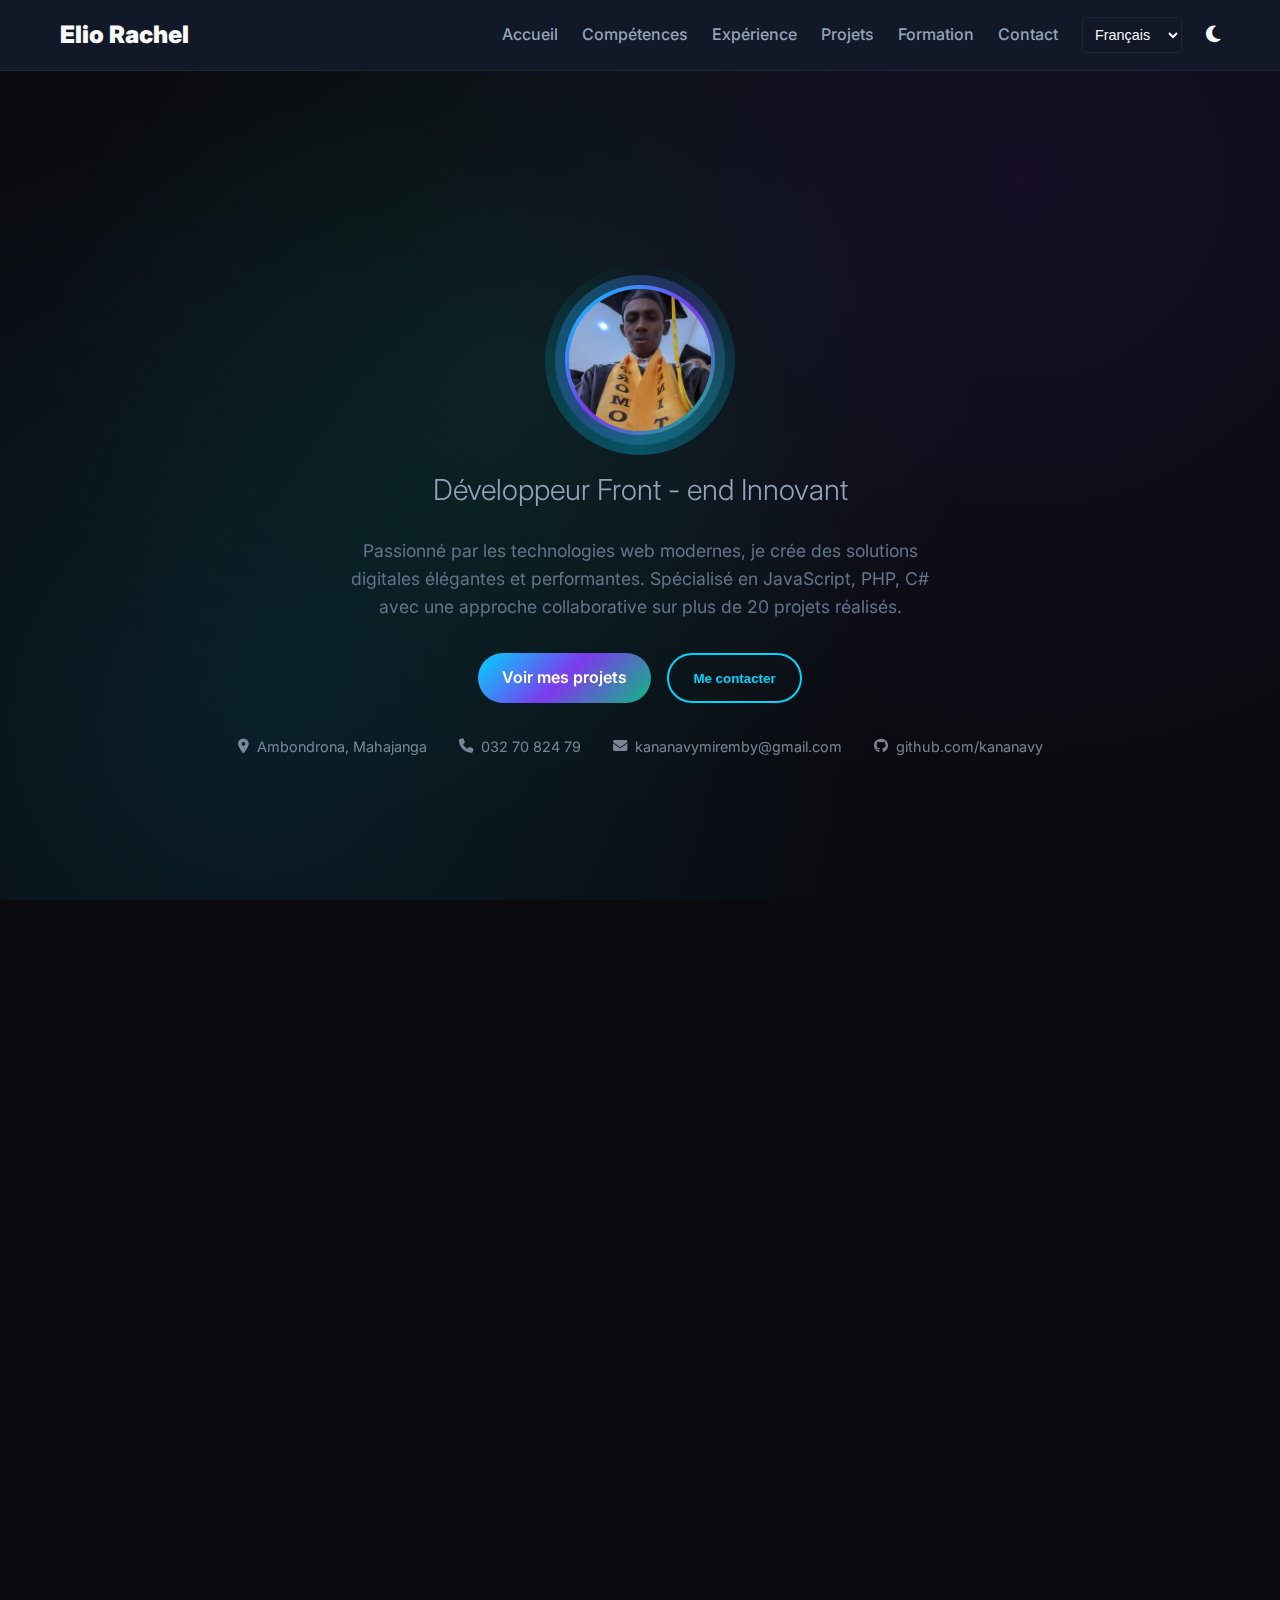
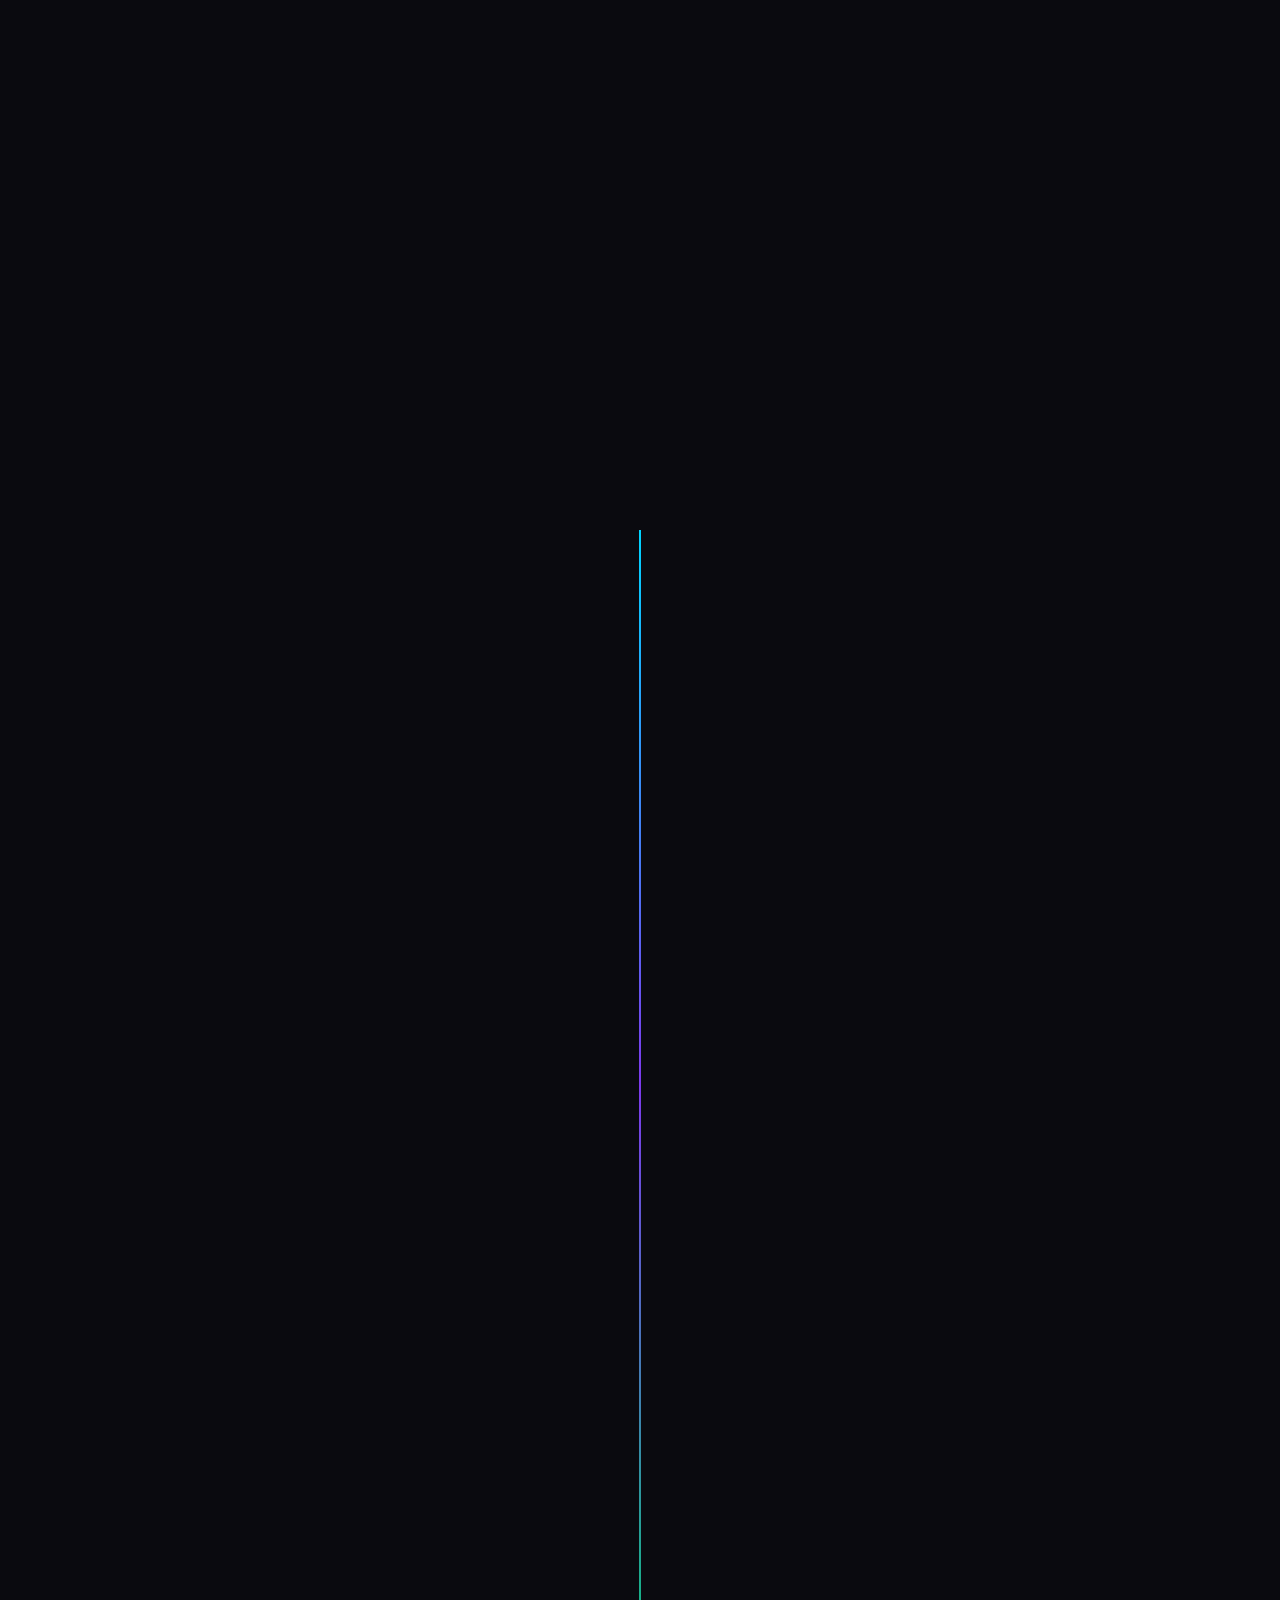
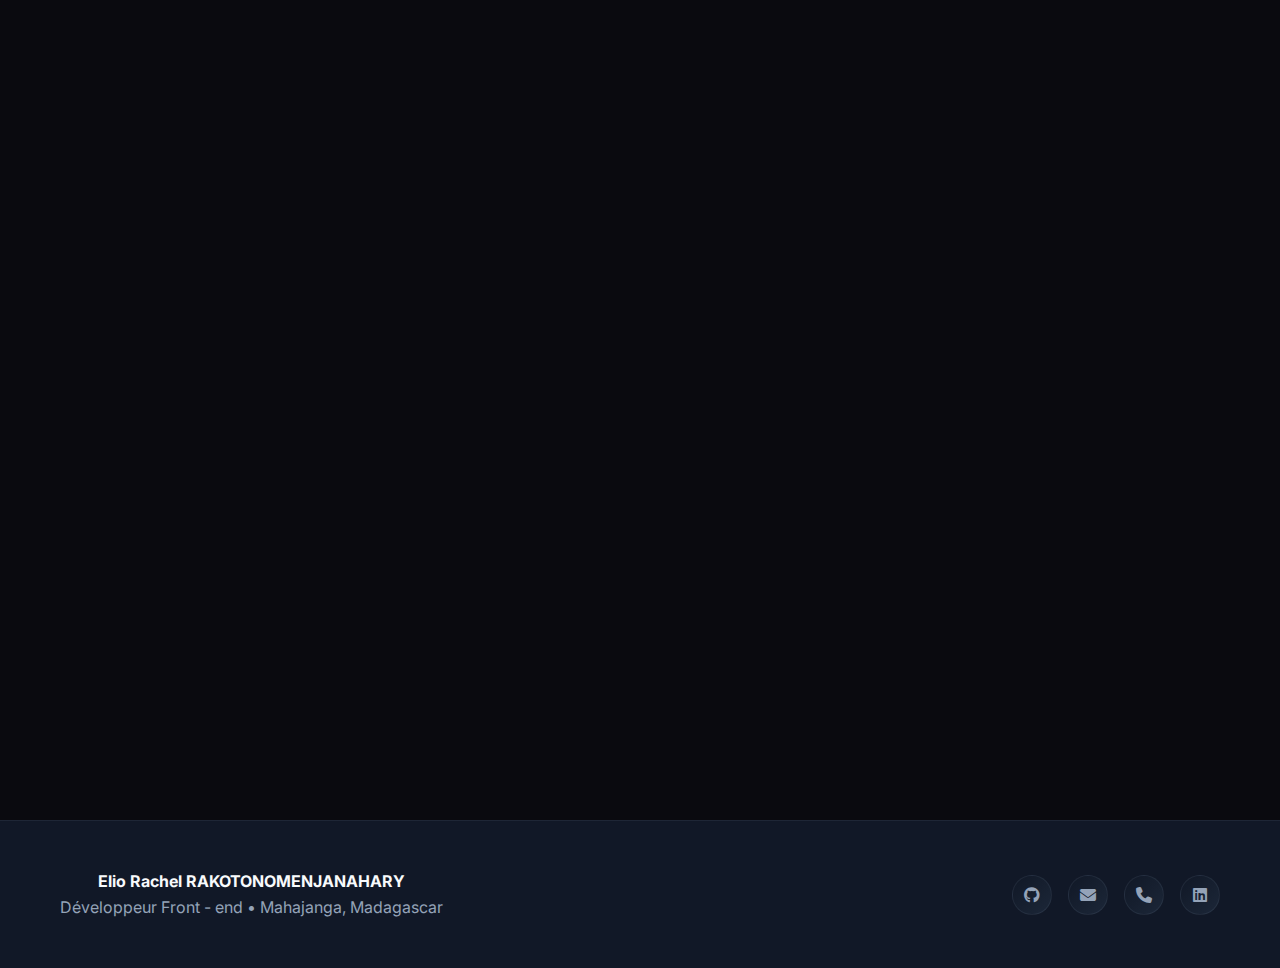
<file: Index.html>
<!DOCTYPE html>
<html lang="fr">
<head>
  <meta charset="UTF-8" />
  <meta name="viewport" content="width=device-width, initial-scale=1.0" />
  <meta name="description" content="Portfolio de Elio Rachel RAKOTONOMENJANAHARY, Développeur Front - end spécialisé en JavaScript, PHP, et C#. Découvrez mes projets et compétences." />
  <meta name="keywords" content="portfolio, développeur Front - end, JavaScript, PHP, C#, web development, Mahajanga" />
  <meta name="author" content="Elio Rachel RAKOTONOMENJANAHARY" />
  <title>Portfolio - Elio Rachel RAKOTONOMENJANAHARY | Front - end Developer</title>
  <link href="https://cdnjs.cloudflare.com/ajax/libs/font-awesome/6.4.0/css/all.min.css" rel="stylesheet">
  <link rel="stylesheet" href="style.css">
</head>
<body>
  <!-- Navigation Bar -->
  <nav class="navbar">
    <div class="container">
      <div class="navbar-content">
        <div class="navbar-brand">
          <strong>Elio Rachel</strong>
        </div>
        <div class="navbar-links">
          <a href="#hero" class="nav-link">Accueil</a>
          <a href="#skills" class="nav-link">Compétences</a>
          <a href="#experience" class="nav-link">Expérience</a>
          <a href="#projects" class="nav-link">Projets</a>
          <a href="#education" class="nav-link">Formation</a>
          <a href="#contact" class="nav-link">Contact</a>
          <select id="language-selector" aria-label="Choisir la langue">
            <option value="fr">Français</option>
            <option value="en">English</option>
            <option value="mg">Malagasy</option>
          </select>
          <button id="theme-toggle" aria-label="Changer de thème">
            <i class="fas fa-moon"></i>
          </button>
        </div>
      </div>
    </div>
  </nav>

  <div class="bg-animation"></div>
  <div class="particles" id="particles"></div>

  <!-- Contact Modal -->
  <div id="contact-modal" class="modal" role="dialog" aria-hidden="true">
    <div class="modal-content">
      <span class="modal-close">&times;</span>
      <h2>Contactez-moi</h2>
      <form id="contact-form" action="mailto:kananavymiremby@gmail.com" method="post" enctype="text/plain">
        <div class="form-group">
          <label for="name">Nom</label>
          <input type="text" id="name" name="name" required aria-required="true">
        </div>
        <div class="form-group">
          <label for="email">Email</label>
          <input type="email" id="email" name="email" required aria-required="true">
        </div>
        <div class="form-group">
          <label for="message">Message</label>
          <textarea id="message" name="message" rows="5" required aria-required="true"></textarea>
        </div>
        <button type="submit" class="cta-button cta-primary">Envoyer</button>
      </form>
    </div>
  </div>

  <!-- Hero Section -->
  <section id="hero" class="hero" aria-labelledby="hero-title">
    <div class="container">
      <div class="hero-content">
        <div class="hero-avatar">
          <img src="profile.jpg" alt="Photo de profil de Elio Rachel" class="avatar-img" loading="lazy">
        </div>
        
        <h1 id="hero-title" data-lang-key="hero-title">Elio Rachel RAKOTONOMENJANAHARY</h1>
        <p class="hero-subtitle" data-lang-key="hero-subtitle">Développeur Front - end Innovant</p>
        <p class="hero-description" data-lang-key="hero-description">
          Passionné par les technologies web modernes, je crée des solutions digitales élégantes et performantes. 
          Spécialisé en JavaScript, PHP, C# avec une approche collaborative sur plus de 20 projets réalisés.
        </p>
        
        <div class="hero-cta">
          <a href="#projects" class="cta-button cta-primary" aria-label="Voir mes projets" data-lang-key="see-projects">Voir mes projets</a>
          <button class="cta-button cta-secondary contact-trigger" aria-label="Me contacter" data-lang-key="contact-me">Me contacter</button>
        </div>
        
        <div class="contact-info">
          <div class="contact-item">
            <i class="fas fa-map-marker-alt" aria-hidden="true"></i>
            <span>Ambondrona, Mahajanga</span>
          </div>
          <div class="contact-item">
            <i class="fas fa-phone" aria-hidden="true"></i>
            <span>032 70 824 79</span>
          </div>
          <div class="contact-item">
            <i class="fas fa-envelope" aria-hidden="true"></i>
            <span>kananavymiremby@gmail.com</span>
          </div>
          <div class="contact-item">
            <i class="fab fa-github" aria-hidden="true"></i>
            <span>github.com/kananavy</span>
          </div>
        </div>
      </div>
    </div>
  </section>
  
  <!-- Stats Section -->
  <section class="container" aria-labelledby="stats-title">
    <div class="stats fade-in">
      <div class="stats-grid">
        <div class="stat-item">
          <span class="stat-number">20+</span>
          <span class="stat-label" data-lang-key="projects-completed">Projets Réalisés</span>
        </div>
        <div class="stat-item">
          <span class="stat-number">5+</span>
          <span class="stat-label" data-lang-key="technologies-mastered">Technologies Maîtrisées</span>
        </div>
        <div class="stat-item">
          <span class="stat-number">15+</span>
          <span class="stat-label" data-lang-key="collaborations">Collaborations</span>
        </div>
        <div class="stat-item">
          <span class="stat-number">3</span>
          <span class="stat-label" data-lang-key="years-experience">Années d'Expérience</span>
        </div>
      </div>
    </div>
  </section>
  
  <!-- Skills Section -->
  <section id="skills" class="container" aria-labelledby="skills-title">
    <div class="section-header fade-in">
      <h2 class="section-title" id="skills-title" data-lang-key="skills-title">Compétences Techniques</h2>
      <p class="section-subtitle" data-lang-key="skills-subtitle">
        Maîtrise complète des technologies modernes de développement web et logiciel
      </p>
    </div>
    
    <div class="skills-grid">
      <div class="skill-category fade-in">
        <h3><i class="fab fa-js-square" aria-hidden="true"></i> Frontend Development</h3>
        <div class="skill-item">
          <span class="skill-name">JavaScript (ES6+)</span>
          <div class="skill-level">
            <div class="skill-dot active"></div>
            <div class="skill-dot active"></div>
            <div class="skill-dot active"></div>
            <div class="skill-dot active"></div>
            <div class="skill-dot"></div>
          </div>
        </div>
        <div class="skill-item">
          <span class="skill-name">HTML5/CSS3</span>
          <div class="skill-level">
            <div class="skill-dot active"></div>
            <div class="skill-dot active"></div>
            <div class="skill-dot active"></div>
            <div class="skill-dot active"></div>
            <div class="skill-dot active"></div>
          </div>
        </div>
        <div class="skill-item">
          <span class="skill-name">Angular</span>
          <div class="skill-level">
            <div class="skill-dot active"></div>
            <div class="skill-dot active"></div>
            <div class="skill-dot active"></div>
            <div class="skill-dot active"></div>
            <div class="skill-dot"></div>
          </div>
        </div>
        <div class="skill-item">
          <span class="skill-name">Bootstrap</span>
          <div class="skill-level">
            <div class="skill-dot active"></div>
            <div class="skill-dot active"></div>
            <div class="skill-dot active"></div>
            <div class="skill-dot active"></div>
            <div class="skill-dot"></div>
          </div>
        </div>
      </div>
      
      <div class="skill-category fade-in">
        <h3><i class="fas fa-server" aria-hidden="true"></i> Backend Development</h3>
        <div class="skill-item">
          <span class="skill-name">PHP & Laravel</span>
          <div class="skill-level">
            <div class="skill-dot active"></div>
            <div class="skill-dot active"></div>
            <div class="skill-dot active"></div>
            <div class="skill-dot active"></div>
            <div class="skill-dot"></div>
          </div>
        </div>
        <div class="skill-item">
          <span class="skill-name">C# & .NET</span>
          <div class="skill-level">
            <div class="skill-dot active"></div>
            <div class="skill-dot active"></div>
            <div class="skill-dot active"></div>
            <div class="skill-dot"></div>
            <div class="skill-dot"></div>
          </div>
        </div>
        <div class="skill-item">
          <span class="skill-name">Node.js</span>
          <div class="skill-level">
            <div class="skill-dot active"></div>
            <div class="skill-dot active"></div>
            <div class="skill-dot active"></div>
            <div class="skill-dot"></div>
            <div class="skill-dot"></div>
          </div>
        </div>
        <div class="skill-item">
          <span class="skill-name">API Development</span>
          <div class="skill-level">
            <div class="skill-dot active"></div>
            <div class="skill-dot active"></div>
            <div class="skill-dot active"></div>
            <div class="skill-dot active"></div>
            <div class="skill-dot"></div>
          </div>
        </div>
      </div>
      
      <div class="skill-category fade-in">
        <h3><i class="fas fa-database" aria-hidden="true"></i> Base de Données & Outils</h3>
        <div class="skill-item">
          <span class="skill-name">MySQL / PostgreSQL</span>
          <div class="skill-level">
            <div class="skill-dot active"></div>
            <div class="skill-dot active"></div>
            <div class="skill-dot active"></div>
            <div class="skill-dot"></div>
            <div class="skill-dot"></div>
          </div>
        </div>
        <div class="skill-item">
          <span class="skill-name">Git & GitHub</span>
          <div class="skill-level">
            <div class="skill-dot active"></div>
            <div class="skill-dot active"></div>
            <div class="skill-dot active"></div>
            <div class="skill-dot active"></div>
            <div class="skill-dot"></div>
          </div>
        </div>
        <div class="skill-item">
          <span class="skill-name">Docker</span>
          <div class="skill-level">
            <div class="skill-dot active"></div>
            <div class="skill-dot active"></div>
            <div class="skill-dot"></div>
            <div class="skill-dot"></div>
            <div class="skill-dot"></div>
          </div>
        </div>
        <div class="skill-item">
          <span class="skill-name">Python</span>
          <div class="skill-level">
            <div class="skill-dot active"></div>
            <div class="skill-dot active"></div>
            <div class="skill-dot"></div>
            <div class="skill-dot"></div>
            <div class="skill-dot"></div>
          </div>
        </div>
      </div>
    </div>
  </section>
  
  <!-- Experience Timeline -->
  <section id="experience" class="container" aria-labelledby="experience-title">
    <div class="section-header fade-in">
      <h2 class="section-title" id="experience-title" data-lang-key="experience-title">Parcours Professionnel</h2>
      <p class="section-subtitle" data-lang-key="experience-subtitle">
        Une expérience riche et diversifiée dans le développement web et logiciel
      </p>
    </div>
    
    <div class="timeline">
      <div class="timeline-item fade-in">
        <div class="timeline-dot"></div>
        <div class="timeline-content">
          <div class="timeline-year">2025</div>
          <div class="timeline-role" data-lang-key="role-1">Développeur Front - end</div>
          <div class="timeline-company">Gasikar Digital & Gasy Coder & Janga Consulting</div>
          <div class="timeline-description" data-lang-key="desc-1">
            Développement d'applications web modernes et responsives. Participation à des projets de transformation numérique 
            et création d'outils internes. Collaboration étroite avec des équipes multidisciplinaires pour livrer des solutions 
            innovantes en React, Angular et PHP/Laravel.
          </div>
        </div>
      </div>
      
      <div class="timeline-item fade-in">
        <div class="timeline-dot"></div>
        <div class="timeline-content">
          <div class="timeline-year">2024</div>
          <div class="timeline-role" data-lang-key="role-2">Stagiaire Développeur Full stack</div>
          <div class="timeline-company">AQUALMA</div>
          <div class="timeline-description" data-lang-key="desc-2">
            Développement d'applications web et mobile dans le secteur aquacole. Participation active aux projets de 
            digitalisation et amélioration des processus métiers. Mise en place d'APIs RESTful et d'interfaces utilisateur 
            intuitives pour optimiser les flux de travail.
          </div>
        </div>
      </div>
      
      <div class="timeline-item fade-in">
        <div class="timeline-dot"></div>
        <div class="timeline-content">
          <div class="timeline-year">2023-2024</div>
          <div class="timeline-role" data-lang-key="role-3">Technicien Informatique & Développeur</div>
          <div class="timeline-company">MATEZA</div>
          <div class="timeline-description" data-lang-key="desc-3">
            Développement Front - end, gestion des réseaux et design graphique. Support technique et maintenance des systèmes 
            informatiques. Création d'outils de gestion internes et formation des utilisateurs finaux. Responsabilité de 
            l'infrastructure IT et des solutions logicielles personnalisées.
          </div>
        </div>
      </div>
      
      <div class="timeline-item fade-in">
        <div class="timeline-dot"></div>
        <div class="timeline-content">
          <div class="timeline-year">2023</div>
          <div class="timeline-role" data-lang-key="role-4">Membre Actif & Développeur</div>
          <div class="timeline-company">STEAM Club</div>
          <div class="timeline-description" data-lang-key="desc-4">
            Collaboration sur des projets innovants : développement web, intelligence artificielle et robotique. 
            Animation d'ateliers techniques et encadrement de projets étudiants. Contribution à la communauté tech 
            locale par le partage de connaissances et l'organisation d'événements technologiques.
          </div>
        </div>
      </div>
    </div>
  </section>
  
  <!-- Projects Section -->
  <section id="projects" class="container" aria-labelledby="projects-title">
    <div class="section-header fade-in">
      <h2 class="section-title" id="projects-title" data-lang-key="projects-title">Projets Développés</h2>
      <p class="section-subtitle" data-lang-key="projects-subtitle">
        Une sélection de mes réalisations les plus significatives, démontrant ma polyvalence technique
      </p>
    </div>
    
    <div class="projects-grid">
      <div class="project-card fade-in">
        <div class="project-header">
          <div>
            <div class="project-title" data-lang-key="project-1-title">Arbre Généalogique Front - end</div>
            <div class="project-tech">JavaScript</div>
          </div>
        </div>
        <div class="project-description" data-lang-key="project-1-desc">
          Application complète de gestion d'arbres généalogiques avec interface front-end moderne et API back-end robuste. 
          Gestion des relations familiales complexes avec visualisation interactive et système d'authentification sécurisé.
        </div>
        <div class="project-collab" data-lang-key="project-1-collab">
          <i class="fas fa-users" aria-hidden="true"></i> Collaboration : Architecture distribuée Frontend/Backend
        </div>
        <div class="project-links">
          <a href="#" class="project-link" aria-label="Démo Arbre Généalogique" data-lang-key="demo">Demo</a>
          <a href="#" class="project-link" aria-label="Code source Arbre Généalogique" data-lang-key="code">Code</a>
        </div>
      </div>
      
      <div class="project-card fade-in">
        <div class="project-header">
          <div>
            <div class="project-title" data-lang-key="project-2-title">ERP Innov Front</div>
            <div class="project-tech">React/Angular</div>
          </div>
        </div>
        <div class="project-description" data-lang-key="project-2-desc">
          Interface front-end moderne pour système ERP avec tableau de bord analytique, gestion des utilisateurs et 
          intégration API complète. Design responsive et expérience utilisateur optimisée pour les environnements d'entreprise.
        </div>
        <div class="project-collab" data-lang-key="project-2-collab">
          <i class="fas fa-users" aria-hidden="true"></i> Équipe Gasikara Digital
        </div>
        <div class="project-links">
          <a href="https://github.com/gasikaradigital/live-erpinnov-front" class="project-link" target="_blank" aria-label="Code source ERP Innov Front">GitHub</a>
        </div>
      </div>
      
      <div class="project-card fade-in">
        <div class="project-header">
          <div>
            <div class="project-title" data-lang-key="project-3-title">Projet Tina - Finance & Stock</div>
            <div class="project-tech">PHP/Laravel</div>
          </div>
        </div>
        <div class="project-description" data-lang-key="project-3-desc">
          Système de gestion financière et suivi des stocks avec reporting automatisé, alertes intelligentes et 
          analytics avancés. Interface intuitive pour la gestion multi-entrepôts et suivi en temps réel.
        </div>
        <div class="project-collab" data-lang-key="project-3-collab">
          <i class="fas fa-users" aria-hidden="true"></i> Équipe open source Mahajanga
        </div>
        <div class="project-links">
          <a href="https://github.com/GasyCoder/projet-tina" class="project-link" target="_blank" aria-label="Code source Projet Tina">GitHub</a>
        </div>
      </div>
      
      <div class="project-card fade-in">
        <div class="project-header">
          <div>
            <div class="project-title" data-lang-key="project-4-title">SmartScol - Faculté Médecine</div>
            <div class="project-tech">JavaScript/PHP</div>
          </div>
        </div>
        <div class="project-description" data-lang-key="project-4-desc">
          Plateforme académique complète pour la gestion des étudiants, enseignants et cursus. Système de notation, 
          planning automatisé et communication intégrée. Interface dédiée pour administration académique.
        </div>
        <div class="project-collab" data-lang-key="project-4-collab">
          <i class="fas fa-users" aria-hidden="true"></i> Équipe académique Mahajanga
        </div>
        <div class="project-links">
          <a href="https://github.com/GasyCoder/smartScol" class="project-link" target="_blank" aria-label="Code source SmartScol">GitHub</a>
        </div>
      </div>
      
      <div class="project-card fade-in">
        <div class="project-header">
          <div>
            <div class="project-title" data-lang-key="project-5-title">Laboratoires CTB & La Référence</div>
            <div class="project-tech">JavaScript/PHP</div>
          </div>
        </div>
        <div class="project-description" data-lang-key="project-5-desc">
          Systèmes de gestion d'analyses médicales pour laboratoires. Gestion complète des patients, résultats d'analyses, 
          facturation et reporting. Interface sécurisée avec système de rôles et traçabilité complète.
        </div>
        <div class="project-collab" data-lang-key="project-5-collab">
          <i class="fas fa-users" aria-hidden="true"></i> Équipes techniques laboratoires
        </div>
        <div class="project-links">
          <a href="https://github.com/GasyCoder/labo-ctb-nosybe" class="project-link" target="_blank" aria-label="Code source CTB">CTB GitHub</a>
          <a href="https://github.com/GasyCoder/labo-lareference" class="project-link" target="_blank" aria-label="Code source La Référence">La Référence</a>
        </div>
      </div>
      
      <div class="project-card fade-in">
        <div class="project-header">
          <div>
            <div class="project-title" data-lang-key="project-6-title">SGRH - Système RH Complet</div>
            <div class="project-tech">C# .NET</div>
          </div>
        </div>
        <div class="project-description" data-lang-key="project-6-desc">
          Application desktop complète de gestion des ressources humaines. Gestion des employés, paies, congés, 
          évaluations de performance et reporting RH. Interface moderne avec tableaux de bord analytiques.
        </div>
        <div class="project-collab" data-lang-key="project-6-collab">
          <i class="fas fa-code" aria-hidden="true"></i> Projet personnel - Architecture .NET
        </div>
      </div>
    </div>
  </section>
  
  <!-- Education & Achievements -->
  <section id="education" class="container" aria-labelledby="education-title">
    <div class="section-header fade-in">
      <h2 class="section-title" id="education-title" data-lang-key="education-title">Formation & Réalisations</h2>
    </div>
    
    <div class="skills-grid">
      <div class="skill-category fade-in">
        <h3><i class="fas fa-graduation-cap" aria-hidden="true"></i> <span data-lang-key="academic-training">Formation Académique</span></h3>
        <div class="timeline-item" style="margin-bottom: 1rem;">
          <div class="timeline-content" style="margin: 0; padding: 1.5rem;">
            <div class="timeline-year">2025 - En cours</div>
            <div class="timeline-role" data-lang-key="master-degree">Master en Génie Logiciel</div>
            <div class="timeline-company">ISSTM</div>
            <div class="timeline-description" data-lang-key="master-desc">Spécialisation architecture logicielle et gestion de projets</div>
          </div>
        </div>
        <div class="timeline-item" style="margin-bottom: 1rem;">
          <div class="timeline-content" style="margin: 0; padding: 1.5rem;">
            <div class="timeline-year">2021-2024</div>
            <div class="timeline-role" data-lang-key="bachelor-degree">Licence en Génie Informatique</div>
            <div class="timeline-company">ISSTM</div>
            <div class="timeline-description" data-lang-key="bachelor-desc">Formation complète développement et systèmes</div>
          </div>
        </div>
      </div>
      
      <div class="skill-category fade-in">
        <h3><i class="fas fa-trophy" aria-hidden="true"></i> <span data-lang-key="leadership-achievements">Engagements & Leadership</span></h3>
        <div class="timeline-item" style="margin-bottom: 1rem;">
          <div class="timeline-content" style="margin: 0; padding: 1.5rem;">
            <div class="timeline-year">2024</div>
            <div class="timeline-role" data-lang-key="vice-president">Vice Président ACU Mahajanga</div>
            <div class="timeline-description" data-lang-key="vice-president-desc">
              Leadership d'équipe, organisation d'événements et gestion de projets communautaires
            </div>
          </div>
        </div>
        <div class="timeline-item" style="margin-bottom: 1rem;">
          <div class="timeline-content" style="margin: 0; padding: 1.5rem;">
            <div class="timeline-year">2022-2023</div>
            <div class="timeline-role" data-lang-key="scout-district">Scout District</div>
            <div class="timeline-description" data-lang-key="scout-desc">
              Encadrement jeunesse et développement de projets solidaires
            </div>
          </div>
        </div>
      </div>
      
      <div class="skill-category fade-in">
        <h3><i class="fas fa-globe" aria-hidden="true"></i> <span data-lang-key="languages-skills">Langues & Soft Skills</span></h3>
        <div class="skill-item">
          <span class="skill-name">Malagasy (Natif)</span>
          <div class="skill-level">
            <div class="skill-dot active"></div>
            <div class="skill-dot active"></div>
            <div class="skill-dot active"></div>
            <div class="skill-dot active"></div>
            <div class="skill-dot active"></div>
          </div>
        </div>
        <div class="skill-item">
          <span class="skill-name">Anglais Technique</span>
          <div class="skill-level">
            <div class="skill-dot active"></div>
            <div class="skill-dot active"></div>
            <div class="skill-dot active"></div>
            <div class="skill-dot active"></div>
            <div class="skill-dot"></div>
          </div>
        </div>
        <div class="skill-item">
          <span class="skill-name">Français</span>
          <div class="skill-level">
            <div class="skill-dot active"></div>
            <div class="skill-dot active"></div>
            <div class="skill-dot active"></div>
            <div class="skill-dot"></div>
            <div class="skill-dot"></div>
          </div>
        </div>
        <div style="margin-top: 1rem; padding-top: 1rem; border-top: 1px solid var(--border);">
          <div style="color: var(--text-secondary); font-size: 0.9rem; margin-bottom: 0.5rem;">
            <i class="fas fa-star" aria-hidden="true"></i> <span data-lang-key="leadership">Leadership & Management</span><br>
            <i class="fas fa-users" aria-hidden="true"></i> <span data-lang-key="teamwork">Travail d'équipe collaboratif</span><br>
            <i class="fas fa-lightbulb" aria-hidden="true"></i> <span data-lang-key="innovation">Innovation & créativité</span><br>
            <i class="fas fa-comments" aria-hidden="true"></i> <span data-lang-key="communication">Communication technique</span>
          </div>
        </div>
      </div>
    </div>
  </section>
  
  <!-- Contact Section -->
  <section id="contact" class="container" aria-labelledby="contact-title">
    <div class="section-header fade-in">
      <h2 class="section-title" id="contact-title" data-lang-key="contact-title">Contactez-moi</h2>
      <p class="section-subtitle" data-lang-key="contact-subtitle">
        Prêt à collaborer sur votre prochain projet ? Discutons de vos idées !
      </p>
    </div>
    
    <div class="stats fade-in" style="text-align: center;">
      <div class="contact-info" style="justify-content: center; gap: 3rem; margin-top: 2rem;">
        <a href="mailto:kananavymiremby@gmail.com" class="contact-item" style="text-decoration: none; color: var(--accent-primary); font-size: 1.1rem; transition: all 0.3s ease;" aria-label="Envoyer un email">
          <i class="fas fa-envelope" style="font-size: 1.5rem;"></i>
          <span>kananavymiremby@gmail.com</span>
        </a>
        <a href="tel:+261327082479" class="contact-item" style="text-decoration: none; color: var(--accent-primary); font-size: 1.1rem; transition: all 0.3s ease;" aria-label="Appeler">
          <i class="fas fa-phone" style="font-size: 1.5rem;"></i>
          <span>032 70 824 79</span>
        </a>
        <a href="https://github.com/kananavy" class="contact-item" style="text-decoration: none; color: var(--accent-primary); font-size: 1.1rem; transition: all 0.3s ease;" target="_blank" aria-label="Profil GitHub">
          <i class="fab fa-github" style="font-size: 1.5rem;"></i>
          <span>github.com/kananavy</span>
        </a>
      </div>
    </div>
  </section>
  
  <!-- Footer -->
  <footer aria-label="Pied de page">
    <div class="container">
      <div class="footer-content">
        <div>
          <strong>Elio Rachel RAKOTONOMENJANAHARY</strong><br>
          <span style="color: var(--text-secondary);" data-lang-key="footer-text">Développeur Front - end • Mahajanga, Madagascar</span>
        </div>
        
        <div class="social-links">
          <a href="https://github.com/kananavy" class="social-link" target="_blank" aria-label="GitHub">
            <i class="fab fa-github"></i>
          </a>
          <a href="mailto:kananavymiremby@gmail.com" class="social-link" aria-label="Email">
            <i class="fas fa-envelope"></i>
          </a>
          <a href="tel:+261327082479" class="social-link" aria-label="Téléphone">
            <i class="fas fa-phone"></i>
          </a>
          <a href="#" class="social-link" aria-label="LinkedIn">
            <i class="fab fa-linkedin"></i>
          </a>
        </div>
      </div>
    </div>
  </footer>
  
  <script>
    // Language translations
    const translations = {
      fr: {
        'hero-title': 'Elio Rachel RAKOTONOMENJANAHARY',
        'hero-subtitle': 'Développeur Front - end Innovant',
        'hero-description': 'Passionné par les technologies web modernes, je crée des solutions digitales élégantes et performantes. Spécialisé en JavaScript, PHP, C# avec une approche collaborative sur plus de 20 projets réalisés.',
        'see-projects': 'Voir mes projets',
        'contact-me': 'Me contacter',
        'projects-completed': 'Projets Réalisés',
        'technologies-mastered': 'Technologies Maîtrisées',
        'collaborations': 'Collaborations',
        'years-experience': 'Années d\'Expérience',
        'skills-title': 'Compétences Techniques',
        'skills-subtitle': 'Maîtrise complète des technologies modernes de développement web et logiciel',
        'experience-title': 'Parcours Professionnel',
        'experience-subtitle': 'Une expérience riche et diversifiée dans le développement web et logiciel',
        'role-1': 'Développeur Front - end',
        'desc-1': 'Développement d\'applications web modernes et responsives. Participation à des projets de transformation numérique et création d\'outils internes. Collaboration étroite avec des équipes multidisciplinaires pour livrer des solutions innovantes en React, Angular et PHP/Laravel.',
        'role-2': 'Stagiaire Développeur Full stack',
        'desc-2': 'Développement d\'applications web et mobile dans le secteur aquacole. Participation active aux projets de digitalisation et amélioration des processus métiers. Mise en place d\'APIs RESTful et d\'interfaces utilisateur intuitives pour optimiser les flux de travail.',
        'role-3': 'Technicien Informatique & Développeur',
        'desc-3': 'Développement Front - end, gestion des réseaux et design graphique. Support technique et maintenance des systèmes informatiques. Création d\'outils de gestion internes et formation des utilisateurs finaux. Responsabilité de l\'infrastructure IT et des solutions logicielles personnalisées.',
        'role-4': 'Membre Actif & Développeur',
        'desc-4': 'Collaboration sur des projets innovants : développement web, intelligence artificielle et robotique. Animation d\'ateliers techniques et encadrement de projets étudiants. Contribution à la communauté tech locale par le partage de connaissances et l\'organisation d\'événements technologiques.',
        'projects-title': 'Projets Développés',
        'projects-subtitle': 'Une sélection de mes réalisations les plus significatives, démontrant ma polyvalence technique',
        'project-1-title': 'Arbre Généalogique Front - end',
        'project-1-desc': 'Application complète de gestion d\'arbres généalogiques avec interface front-end moderne et API back-end robuste. Gestion des relations familiales complexes avec visualisation interactive et système d\'authentification sécurisé.',
        'project-1-collab': 'Collaboration : Architecture distribuée Frontend/Backend',
        'project-2-title': 'ERP Innov Front',
        'project-2-desc': 'Interface front-end moderne pour système ERP avec tableau de bord analytique, gestion des utilisateurs et intégration API complète. Design responsive et expérience utilisateur optimisée pour les environnements d\'entreprise.',
        'project-2-collab': 'Équipe Gasikara Digital',
        'project-3-title': 'Projet Tina - Finance & Stock',
        'project-3-desc': 'Système de gestion financière et suivi des stocks avec reporting automatisé, alertes intelligentes et analytics avancés. Interface intuitive pour la gestion multi-entrepôts et suivi en temps réel.',
        'project-3-collab': 'Équipe open source Mahajanga',
        'project-4-title': 'SmartScol - Faculté Médecine',
        'project-4-desc': 'Plateforme académique complète pour la gestion des étudiants, enseignants et cursus. Système de notation, planning automatisé et communication intégrée. Interface dédiée pour administration académique.',
        'project-4-collab': 'Équipe académique Mahajanga',
        'project-5-title': 'Laboratoires CTB & La Référence',
        'project-5-desc': 'Systèmes de gestion d\'analyses médicales pour laboratoires. Gestion complète des patients, résultats d\'analyses, facturation et reporting. Interface sécurisée avec système de rôles et traçabilité complète.',
        'project-5-collab': 'Équipes techniques laboratoires',
        'project-6-title': 'SGRH - Système RH Complet',
        'project-6-desc': 'Application desktop complète de gestion des ressources humaines. Gestion des employés, paies, congés, évaluations de performance et reporting RH. Interface moderne avec tableaux de bord analytiques.',
        'project-6-collab': 'Projet personnel - Architecture .NET',
        'demo': 'Demo',
        'code': 'Code',
        'education-title': 'Formation & Réalisations',
        'academic-training': 'Formation Académique',
        'master-degree': 'Master en Génie Logiciel',
        'master-desc': 'Spécialisation architecture logicielle et gestion de projets',
        'bachelor-degree': 'Licence en Génie Informatique',
        'bachelor-desc': 'Formation complète développement et systèmes',
        'leadership-achievements': 'Engagements & Leadership',
        'vice-president': 'Vice Président ACU Mahajanga',
        'vice-president-desc': 'Leadership d\'équipe, organisation d\'événements et gestion de projets communautaires',
        'scout-district': 'Scout District',
        'scout-desc': 'Encadrement jeunesse et développement de projets solidaires',
        'languages-skills': 'Langues & Soft Skills',
        'leadership': 'Leadership & Management',
        'teamwork': 'Travail d\'équipe collaboratif',
        'innovation': 'Innovation & créativité',
        'communication': 'Communication technique',
        'contact-title': 'Contactez-moi',
        'contact-subtitle': 'Prêt à collaborer sur votre prochain projet ? Discutons de vos idées !',
        'footer-text': 'Développeur Front - end • Mahajanga, Madagascar'
      },
      en: {
        'hero-title': 'Elio Rachel RAKOTONOMENJANAHARY',
        'hero-subtitle': 'Innovative Front - end Developer',
        'hero-description': 'Passionate about modern web technologies, I create elegant and high-performing digital solutions. Specialized in JavaScript, PHP, C# with a collaborative approach on over 20 completed projects.',
        'see-projects': 'See My Projects',
        'contact-me': 'Contact Me',
        'projects-completed': 'Projects Completed',
        'technologies-mastered': 'Technologies Mastered',
        'collaborations': 'Collaborations',
        'years-experience': 'Years of Experience',
        'skills-title': 'Technical Skills',
        'skills-subtitle': 'Complete mastery of modern web and software development technologies',
        'experience-title': 'Professional Experience',
        'experience-subtitle': 'A rich and diverse experience in web and software development',
        'role-1': 'Front - end Developer',
        'desc-1': 'Development of modern and responsive web applications. Participation in digital transformation projects and creation of internal tools. Close collaboration with multidisciplinary teams to deliver innovative solutions in React, Angular, and PHP/Laravel.',
        'role-2': 'Front - end Developer Intern',
        'desc-2': 'Development of web and mobile applications in the aquaculture sector. Active participation in digitization projects and business process improvements. Implementation of RESTful APIs and intuitive user interfaces to optimize workflows.',
        'role-3': 'IT Technician & Developer',
        'desc-3': 'Front - end development, network management, and graphic design. Technical support and maintenance of IT systems. Creation of internal management tools and training of end-users. Responsible for IT infrastructure and customized software solutions.',
        'role-4': 'Active Member & Developer',
        'desc-4': 'Collaboration on innovative projects: web development, artificial intelligence, and robotics. Leading technical workshops and mentoring student projects. Contribution to the local tech community through knowledge sharing and organizing tech events.',
        'projects-title': 'Developed Projects',
        'projects-subtitle': 'A selection of my most significant achievements, showcasing my technical versatility',
        'project-1-title': 'Front - end Family Tree',
        'project-1-desc': 'Comprehensive family tree management application with a modern front-end interface and robust back-end API. Management of complex family relationships with interactive visualization and secure authentication system.',
        'project-1-collab': 'Collaboration: Distributed Frontend/Backend Architecture',
        'project-2-title': 'ERP Innov Front',
        'project-2-desc': 'Modern front-end interface for an ERP system with analytical dashboard, user management, and full API integration. Responsive design and optimized user experience for enterprise environments.',
        'project-2-collab': 'Gasikara Digital Team',
        'project-3-title': 'Tina Project - Finance & Stock',
        'project-3-desc': 'Financial management and inventory tracking system with automated reporting, intelligent alerts, and advanced analytics. Intuitive interface for multi-warehouse management and real-time tracking.',
        'project-3-collab': 'Mahajanga Open Source Team',
        'project-4-title': 'SmartScol - Medical Faculty',
        'project-4-desc': 'Comprehensive academic platform for managing students, teachers, and curricula. Grading system, automated scheduling, and integrated communication. Dedicated interface for academic administration.',
        'project-4-collab': 'Mahajanga Academic Team',
        'project-5-title': 'CTB & La Référence Laboratories',
        'project-5-desc': 'Medical analysis management systems for laboratories. Complete management of patients, test results, billing, and reporting. Secure interface with role-based system and full traceability.',
        'project-5-collab': 'Laboratory Technical Teams',
        'project-6-title': 'SGRH - Complete HR System',
        'project-6-desc': 'Comprehensive desktop HR management application. Management of employees, payroll, leaves, performance evaluations, and HR reporting. Modern interface with analytical dashboards.',
        'project-6-collab': 'Personal Project - .NET Architecture',
        'demo': 'Demo',
        'code': 'Code',
        'education-title': 'Education & Achievements',
        'academic-training': 'Academic Training',
        'master-degree': 'Master’s in Software Engineering',
        'master-desc': 'Specialization in software architecture and project management',
        'bachelor-degree': 'Bachelor’s in Computer Engineering',
        'bachelor-desc': 'Comprehensive training in development and systems',
        'leadership-achievements': 'Engagements & Leadership',
        'vice-president': 'Vice President ACU Mahajanga',
        'vice-president-desc': 'Team leadership, event organization, and community project management',
        'scout-district': 'Scout District',
        'scout-desc': 'Youth mentoring and development of solidarity projects',
        'languages-skills': 'Languages & Soft Skills',
        'leadership': 'Leadership & Management',
        'teamwork': 'Collaborative Teamwork',
        'innovation': 'Innovation & Creativity',
        'communication': 'Technical Communication',
        'contact-title': 'Contact Me',
        'contact-subtitle': 'Ready to collaborate on your next project? Let’s discuss your ideas!',
        'footer-text': 'Front - end Developer • Mahajanga, Madagascar'
      },
      mg: {
        'hero-title': 'Elio Rachel RAKOTONOMENJANAHARY',
        'hero-subtitle': 'Mpamorona Front - end Mavitrika',
        'hero-description': 'Mirehareha amin’ny teknolojia tranonkala maoderina, mamorona vahaolana nomerika kanto sy mahomby aho. Manam-pahaizana manokana amin’ny JavaScript, PHP, C# miaraka amin’ny fomba fiaraha-miasa amin’ny tetikasa mihoatra ny 20 vita.',
        'see-projects': 'Jereo ny Tetikasako',
        'contact-me': 'Mifandraisa amiko',
        'projects-completed': 'Tetikasa Vita',
        'technologies-mastered': 'Teknolojia Voafehy',
        'collaborations': 'Fiaraha-miasa',
        'years-experience': 'Taona niainana',
        'skills-title': 'Fahaizana Teknika',
        'skills-subtitle': 'Fahaizana tanteraka ny teknolojia maoderina amin’ny fampivoarana tranonkala sy rindrambaiko',
        'experience-title': 'Zava-bita eo amin’ny asa',
        'experience-subtitle': 'Traikefa manankarena sy isan-karazany amin’ny fampivoarana tranonkala sy rindrambaiko',
        'role-1': 'Mpamorona Front - end',
        'desc-1': 'Fampivoarana fampiharana tranonkala maoderina sy mandray andraikitra. Fandraisana anjara amin’ny tetikasa fanovana nomerika sy famoronana fitaovana anatiny. Fiaraha-miasa akaiky amin’ny ekipa maro karazana mba hanaterana vahaolana vaovao amin’ny React, Angular, ary PHP/Laravel.',
        'role-2': 'Mpianatra Mpamorona Front - end',
        'desc-2': 'Fampivoarana fampiharana tranonkala sy finday amin’ny sehatry ny fiompiana trondro. Fandraisana anjara mavitrika amin’ny tetikasa nomerika sy fanatsarana ny fizotran’ny asa. Fametrahana API RESTful sy interface mpampiasa intuitive hanatsarana ny fikorianan’ny asa.',
        'role-3': 'Teknisianina Informatika & Mpamorona',
        'desc-3': 'Fampivoarana Front - end, fitantanana tambajotra ary famolavolana sary. Fanohanana teknika sy fikojakojana ny rafitra informatika. Famoronana fitaovana fitantanana anatiny sy fanofanana ny mpampiasa farany. Andraikitra amin’ny fotodrafitrasa IT sy vahaolana rindrambaiko namboarina.',
        'role-4': 'Mpikambana Mavitrika & Mpamorona',
        'desc-4': 'Fiaraha-miasa amin’ny tetikasa vaovao: fampivoarana tranonkala, faharanitan-tsaina artifisialy, ary robotika. Fandaminana atrikasa teknika sy fitarihana tetikasan’ny mpianatra. Fandraisana anjara amin’ny fiaraha-monina teknolojia eo an-toerana amin’ny alalan’ny fizarana fahalalana sy fandaminana hetsika teknolojia.',
        'projects-title': 'Tetikasa Novolavolaina',
        'projects-subtitle': 'Safidy ny zava-bita manan-danja indrindra, mampiseho ny fahaizako teknika isan-karazany',
        'project-1-title': 'Hazo Fianakaviana Front - end',
        'project-1-desc': 'Fampiharana feno momba ny fitantanana hazo fianakaviana miaraka amin’ny interface front-end maoderina sy API back-end matanjaka. Fitantanana ny fifandraisana fianakaviana sarotra miaraka amin’ny fampisehoana interactive sy rafitra fanamarinana azo antoka.',
        'project-1-collab': 'Fiaraha-miasa: Rafitra zaraina Frontend/Backend',
        'project-2-title': 'ERP Innov Front',
        'project-2-desc': 'Interface front-end maoderina ho an’ny rafitra ERP miaraka amin’ny dashboard analytika, fitantanana mpampiasa, ary fampidirana API feno. Famolavolana mandray andraikitra sy traikefa mpampiasa nohatsaraina ho an’ny tontolon’ny orinasa.',
        'project-2-collab': 'Ekipa Gasikara Digital',
        'project-3-title': 'Tetikasa Tina - Fitantanam-bola & Tahiry',
        'project-3-desc': 'Rafitra fitantanana ara-bola sy fanaraha-maso tahiry miaraka amin’ny tatitra mandeha ho azy, fampandrenesana marani-tsaina, ary analytics avo lenta. Interface intuitive ho an’ny fitantanana multi-tahiry sy fanaraha-maso amin’ny fotoana tena izy.',
        'project-3-collab': 'Ekipa open source Mahajanga',
        'project-4-title': 'SmartScol - Fakolty Fitsaboana',
        'project-4-desc': 'Sehatra akademika feno ho an’ny fitantanana mpianatra, mpampianatra, ary fandaharam-pianarana. Rafitra fanomezana naoty, fandaminana mandeha ho azy, ary fifandraisana mitambatra. Interface natokana ho an’ny fitantanana akademika.',
        'project-4-collab': 'Ekipa akademika Mahajanga',
        'project-5-title': 'Laboratoara CTB & La Référence',
        'project-5-desc': 'Rafitra fitantanana fanadihadiana ara-pitsaboana ho an’ny laboratoara. Fitantanana feno ny marary, valin’ny fanadihadiana, faktiora, ary tatitra. Interface azo antoka miaraka amin’ny rafitra mifototra amin’ny andraikitra sy fanaraha-maso feno.',
        'project-5-collab': 'Ekipa teknika laboratoara',
        'project-6-title': 'SGRH - Rafitra HR Feno',
        'project-6-desc': 'Fampiharana desktop feno momba ny fitantanana harena olombelona. Fitantanana ny mpiasa, karama, fialan-tsasatra, fanombanana ny fampisehoana, ary tatitra HR. Interface maoderina miaraka amin’ny dashboard analytika.',
        'project-6-collab': 'Tetikasa manokana - Rafitra .NET',
        'demo': 'Demo',
        'code': 'Kodia',
        'education-title': 'Fiofanana & Zava-bita',
        'academic-training': 'Fiofanana Akademika',
        'master-degree': 'Master amin’ny Injeniera Rindrambaiko',
        'master-desc': 'Manokana amin’ny rafitra rindrambaiko sy fitantanana tetikasa',
        'bachelor-degree': 'Lisansa amin’ny Injeniera Informatika',
        'bachelor-desc': 'Fiofanana feno momba ny fampivoarana sy rafitra',
        'leadership-achievements': 'Firotsahana & Fitarihana',
        'vice-president': 'Filoha Lefitry ny ACU Mahajanga',
        'vice-president-desc': 'Fitarihana ekipa, fandaminana hetsika, ary fitantanana tetikasa fiaraha-monina',
        'scout-district': 'Scout District',
        'scout-desc': 'Fitarihana tanora sy fampivoarana tetikasa firaisankina',
        'languages-skills': 'Fiteny & Fahaizana Malefaka',
        'leadership': 'Fitarihana & Fitantanana',
        'teamwork': 'Fiaraha-miasa amin’ny Ekipa',
        'innovation': 'Fanavaozana & Famoronana',
        'communication': 'Fifandraisana teknika',
        'contact-title': 'Mifandraisa amiko',
        'contact-subtitle': 'Vonona hiara-hiasa amin’ny tetikasanao manaraka? Andao hiresaka momba ny hevitrao!',
        'footer-text': 'Mpamorona Front - end • Mahajanga, Madagasikara'
      }
    };

    // Theme toggle
    const themeToggle = document.getElementById('theme-toggle');
    const body = document.body;
    const savedTheme = localStorage.getItem('theme') || 'dark';
    body.classList.add(savedTheme + '-mode');

    themeToggle.addEventListener('click', () => {
      body.classList.toggle('light-mode');
      body.classList.toggle('dark-mode');
      const theme = body.classList.contains('light-mode') ? 'light' : 'dark';
      localStorage.setItem('theme', theme);
      themeToggle.innerHTML = theme === 'light' ? '<i class="fas fa-sun"></i>' : '<i class="fas fa-moon"></i>';
    });

    // Language switcher
    const languageSelector = document.getElementById('language-selector');
    languageSelector.value = localStorage.getItem('language') || 'fr';
    
    function updateLanguage(lang) {
      document.querySelectorAll('[data-lang-key]').forEach(element => {
        const key = element.getAttribute('data-lang-key');
        if (translations[lang][key]) {
          element.textContent = translations[lang][key];
        }
      });
      localStorage.setItem('language', lang);
      document.documentElement.lang = lang;
    }

    languageSelector.addEventListener('change', (e) => {
      updateLanguage(e.target.value);
    });

    // Initialize language
    updateLanguage(languageSelector.value);

    // Contact modal
    const modal = document.getElementById('contact-modal');
    const modalTriggers = document.querySelectorAll('.contact-trigger');
    const modalClose = document.querySelector('.modal-close');

    modalTriggers.forEach(trigger => {
      trigger.addEventListener('click', () => {
        modal.style.display = 'block';
        modal.setAttribute('aria-hidden', 'false');
      });
    });

    modalClose.addEventListener('click', () => {
      modal.style.display = 'none';
      modal.setAttribute('aria-hidden', 'true');
    });

    window.addEventListener('click', (e) => {
      if (e.target === modal) {
        modal.style.display = 'none';
        modal.setAttribute('aria-hidden', 'true');
      }
    });

    // Animated particles
    function createParticles() {
      const particles = document.getElementById('particles');
      const particleCount = 50;
      
      for (let i = 0; i < particleCount; i++) {
        const particle = document.createElement('div');
        particle.className = 'particle';
        particle.style.left = Math.random() * 100 + '%';
        particle.style.animationDelay = Math.random() * 6 + 's';
        particle.style.animationDuration = (Math.random() * 3 + 3) + 's';
        particles.appendChild(particle);
      }
    }
    
    // Intersection Observer for scroll animations
    const observerOptions = {
      threshold: 0.1,
      rootMargin: '0px 0px -50px 0px'
    };
    
    const observer = new IntersectionObserver((entries) => {
      entries.forEach(entry => {
        if (entry.isIntersecting) {
          entry.target.classList.add('visible');
        }
      });
    }, observerOptions);
    
    // Observe all fade-in elements
    document.addEventListener('DOMContentLoaded', () => {
      createParticles();
      
      const fadeElements = document.querySelectorAll('.fade-in');
      fadeElements.forEach(el => observer.observe(el));
      
      // Smooth scroll for navigation links
      document.querySelectorAll('a[href^="#"]').forEach(anchor => {
        anchor.addEventListener('click', function (e) {
          e.preventDefault();
          const target = document.querySelector(this.getAttribute('href'));
          if (target) {
            target.scrollIntoView({
              behavior: 'smooth',
              block: 'start'
            });
          }
        });
      });
      
      // Dynamic typing effect for hero title
      const heroTitle = document.querySelector('.hero h1');
      const originalText = heroTitle.textContent;
      heroTitle.textContent = '';
      
      let i = 0;
      const typeWriter = () => {
        if (i < originalText.length) {
          heroTitle.textContent += originalText.charAt(i);
          i++;
          setTimeout(typeWriter, 100);
        }
      };
      
      setTimeout(typeWriter, 1000);
      
      // Skill dots animation on scroll
      const skillCategories = document.querySelectorAll('.skill-category');
      skillCategories.forEach(category => {
        observer.observe(category);
      });
      
      // Add hover effect to project cards
      const projectCards = document.querySelectorAll('.project-card');
      projectCards.forEach(card => {
        card.addEventListener('mouseenter', () => {
          card.style.transform = 'translateY(-10px) scale(1.02)';
        });
        
        card.addEventListener('mouseleave', () => {
          card.style.transform = 'translateY(0) scale(1)';
        });
      });
      
      // Animate stats numbers
      const animateStats = (entries) => {
        entries.forEach(entry => {
          if (entry.isIntersecting) {
            const statNumbers = entry.target.querySelectorAll('.stat-number');
            statNumbers.forEach(stat => {
              const target = parseInt(stat.textContent.replace(/\D/g, ''));
              let current = 0;
              const increment = target / 30;
              const suffix = stat.textContent.replace(/\d/g, '');
              
              const updateStat = () => {
                current += increment;
                if (current < target) {
                  stat.textContent = Math.ceil(current) + suffix;
                  requestAnimationFrame(updateStat);
                } else {
                  stat.textContent = target + suffix;
                }
              };
              
              updateStat();
            });
          }
        });
      };
      
      const statsObserver = new IntersectionObserver(animateStats, {
        threshold: 0.5
      });
      
      const statsSection = document.querySelector('.stats');
      if (statsSection) {
        statsObserver.observe(statsSection);
      }
      
      // Add parallax effect to background
      let lastScroll = 0;
      const debounceScroll = () => {
        const scrolled = window.pageYOffset;
        const parallax = document.querySelector('.bg-animation');
        if (parallax) {
          const speed = scrolled * 0.5;
          parallax.style.transform = `translateY(${speed}px)`;
        }
        lastScroll = scrolled;
      };
      
      window.addEventListener('scroll', () => {
        requestAnimationFrame(debounceScroll);
      });
      
      // Enhanced project card interactions
      const projectCardsEnhanced = document.querySelectorAll('.project-card');
      projectCardsEnhanced.forEach((card, index) => {
        card.addEventListener('mouseenter', (e) => {
          card.style.boxShadow = '0 25px 50px rgba(0, 212, 255, 0.2), 0 0 0 1px rgba(0, 212, 255, 0.1)';
          
          const rect = card.getBoundingClientRect();
          const centerX = rect.left + rect.width / 2;
          const centerY = rect.top + rect.height / 2;
          const mouseX = e.clientX;
          const mouseY = e.clientY;
          
          const rotateX = (mouseY - centerY) / 10;
          const rotateY = (centerX - mouseX) / 10;
          
          card.style.transform = `translateY(-10px) rotateX(${rotateX}deg) rotateY(${rotateY}deg)`;
        });
        
        card.addEventListener('mouseleave', () => {
          card.style.boxShadow = '';
          card.style.transform = 'translateY(0) rotateX(0) rotateY(0)';
        });
        
        card.addEventListener('mousemove', (e) => {
          const rect = card.getBoundingClientRect();
          const x = e.clientX - rect.left;
          const y = e.clientY - rect.top;
          
          card.style.setProperty('--mouse-x', x + 'px');
          card.style.setProperty('--mouse-y', y + 'px');
        });
      });
      
      // Add floating animation to skill dots
      const skillDots = document.querySelectorAll('.skill-dot.active');
      skillDots.forEach((dot, index) => {
        dot.style.animationDelay = (index * 0.1) + 's';
        dot.classList.add('floating-dot');
      });
      
      // Contact links hover effects
      const contactLinks = document.querySelectorAll('a[href^="mailto"], a[href^="tel"]');
      contactLinks.forEach(link => {
        link.addEventListener('mouseenter', () => {
          link.style.transform = 'translateY(-2px)';
          link.style.textShadow = '0 0 20px currentColor';
        });
        
        link.addEventListener('mouseleave', () => {
          link.style.transform = 'translateY(0)';
          link.style.textShadow = 'none';
        });
      });
    });
  </script>
</body>
</html>
</file>
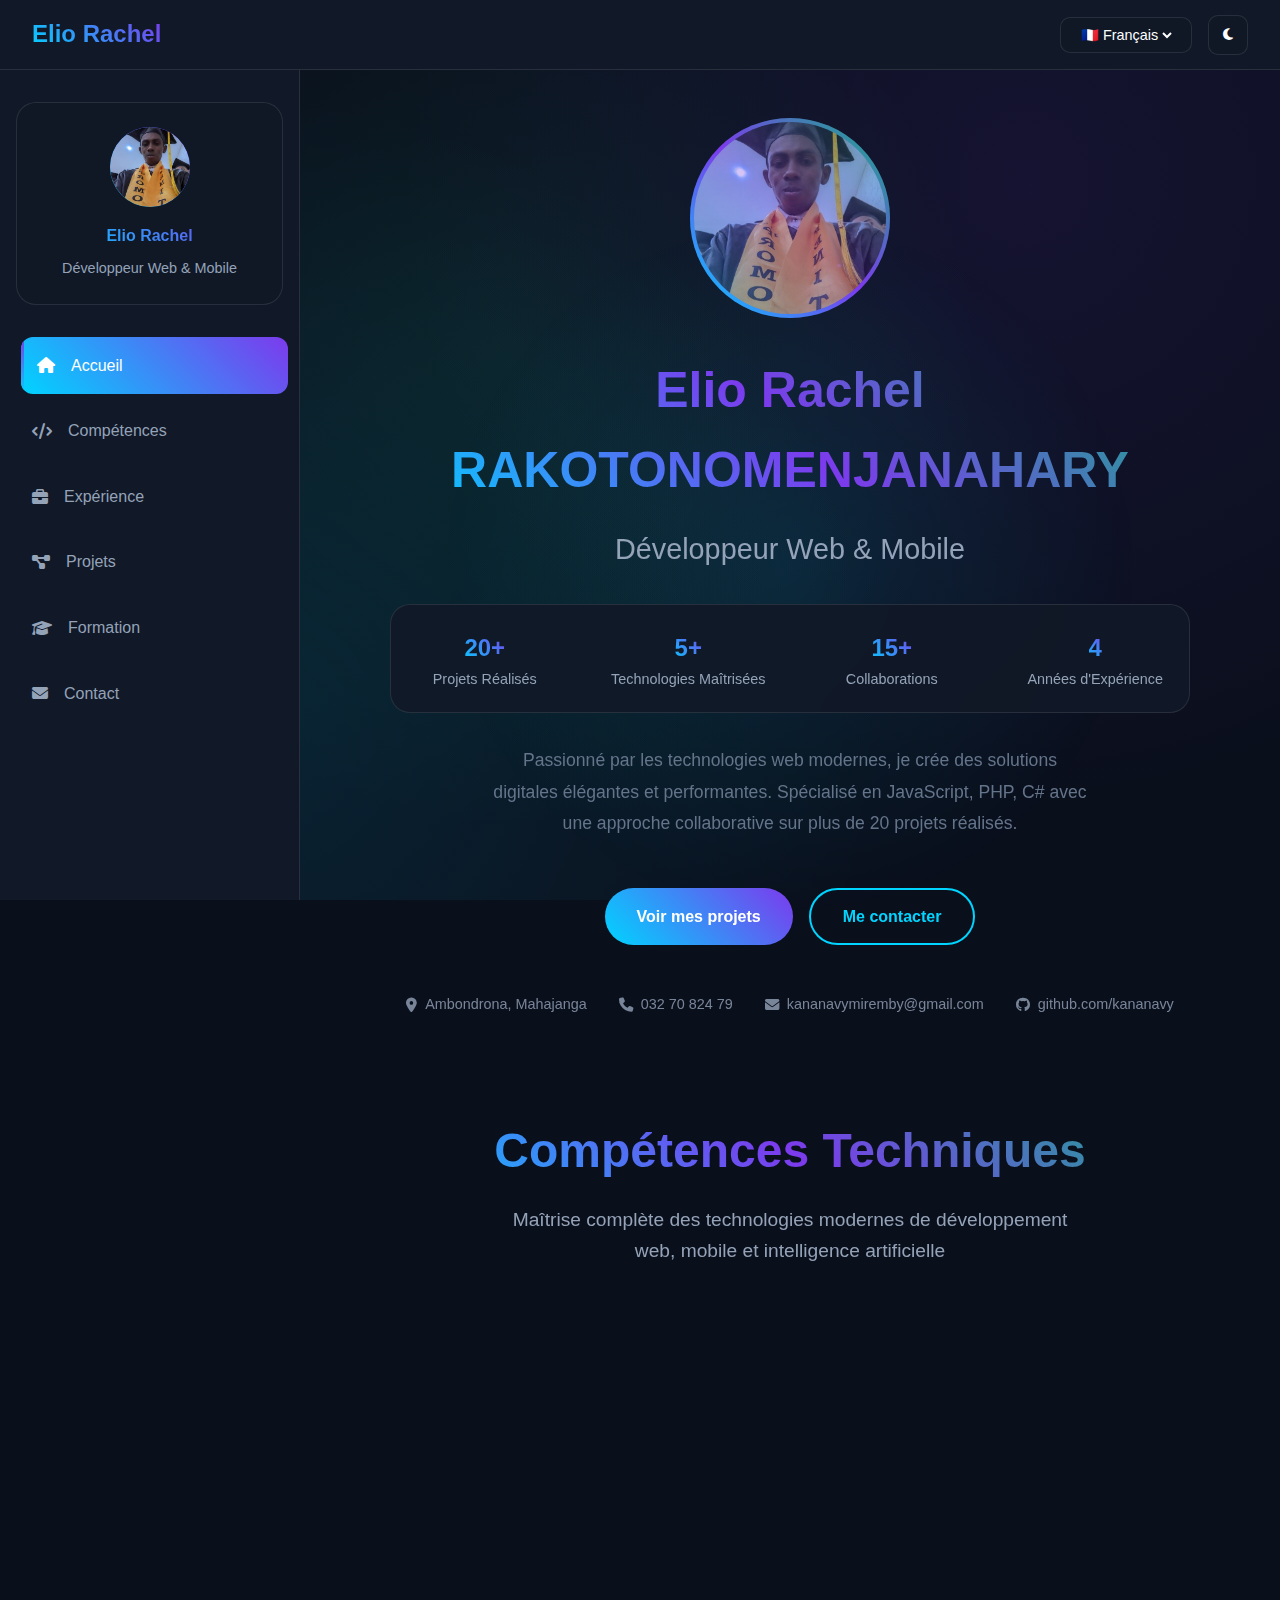
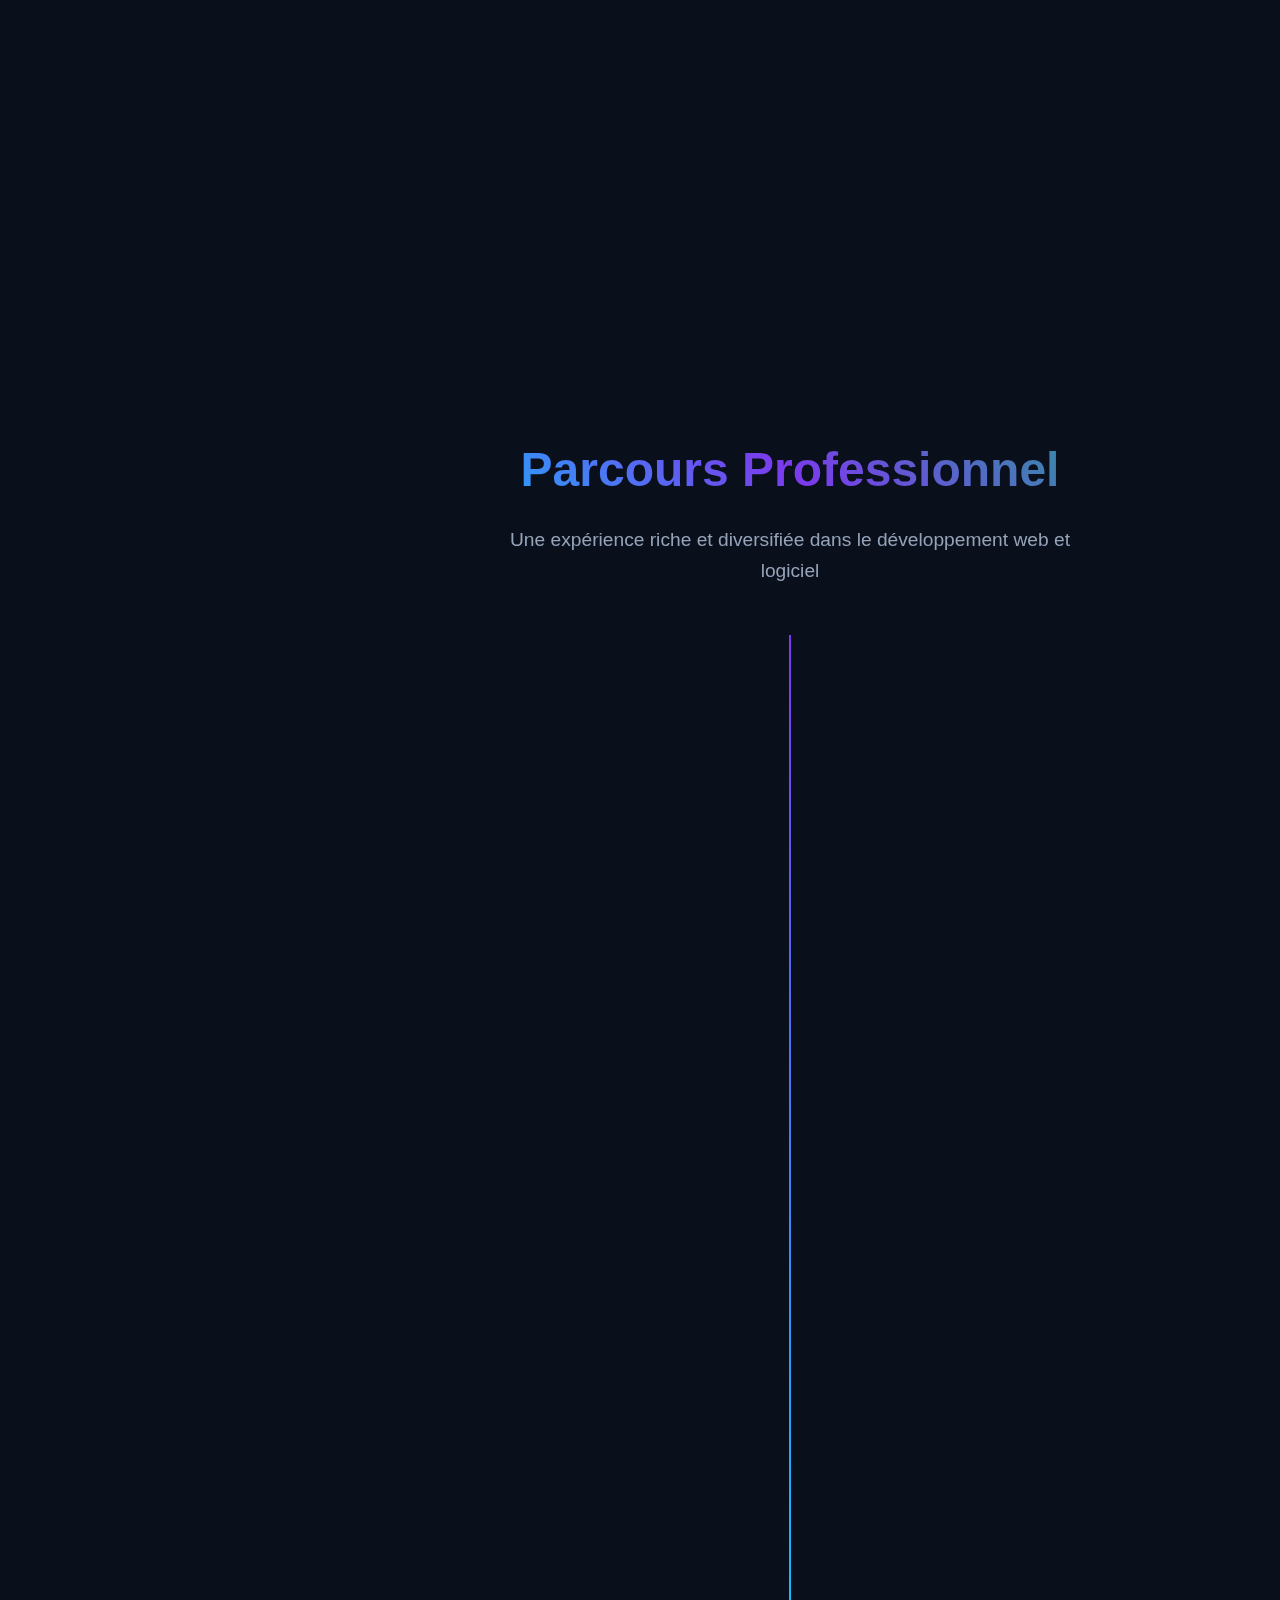
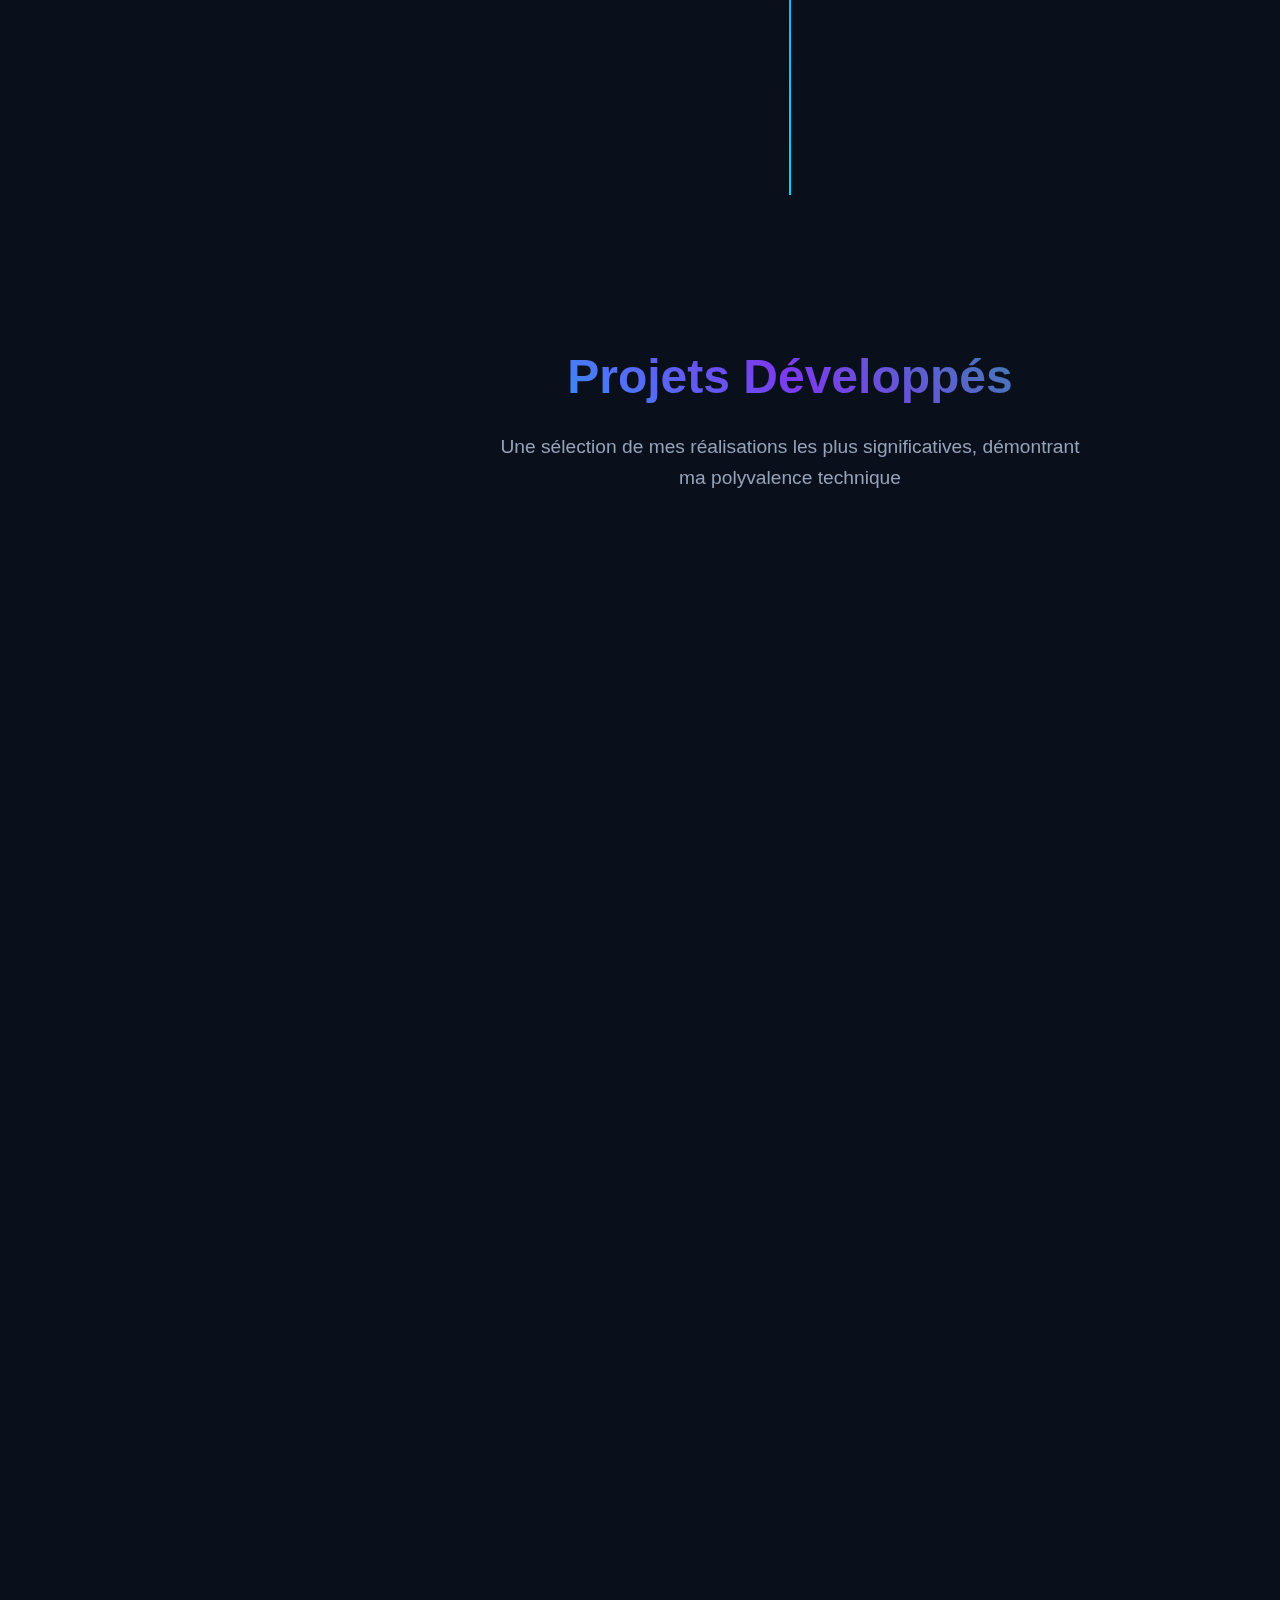
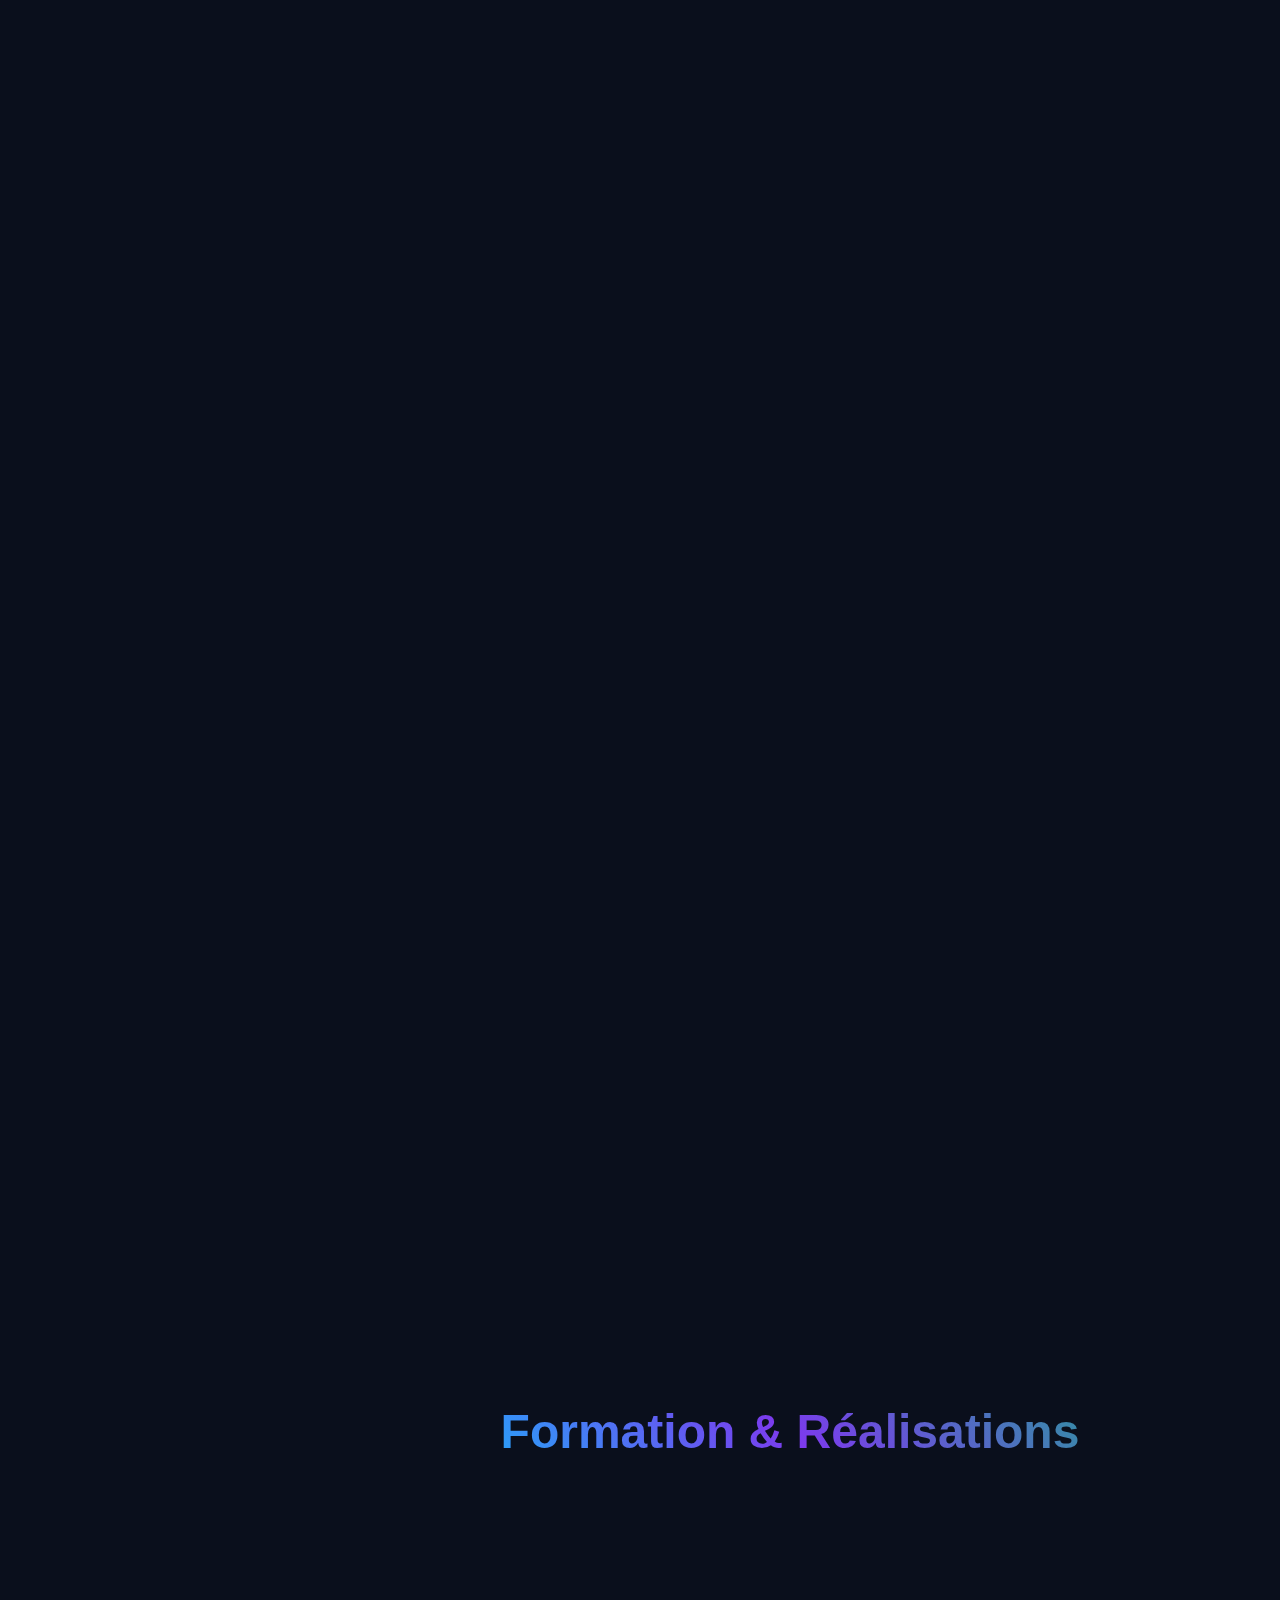
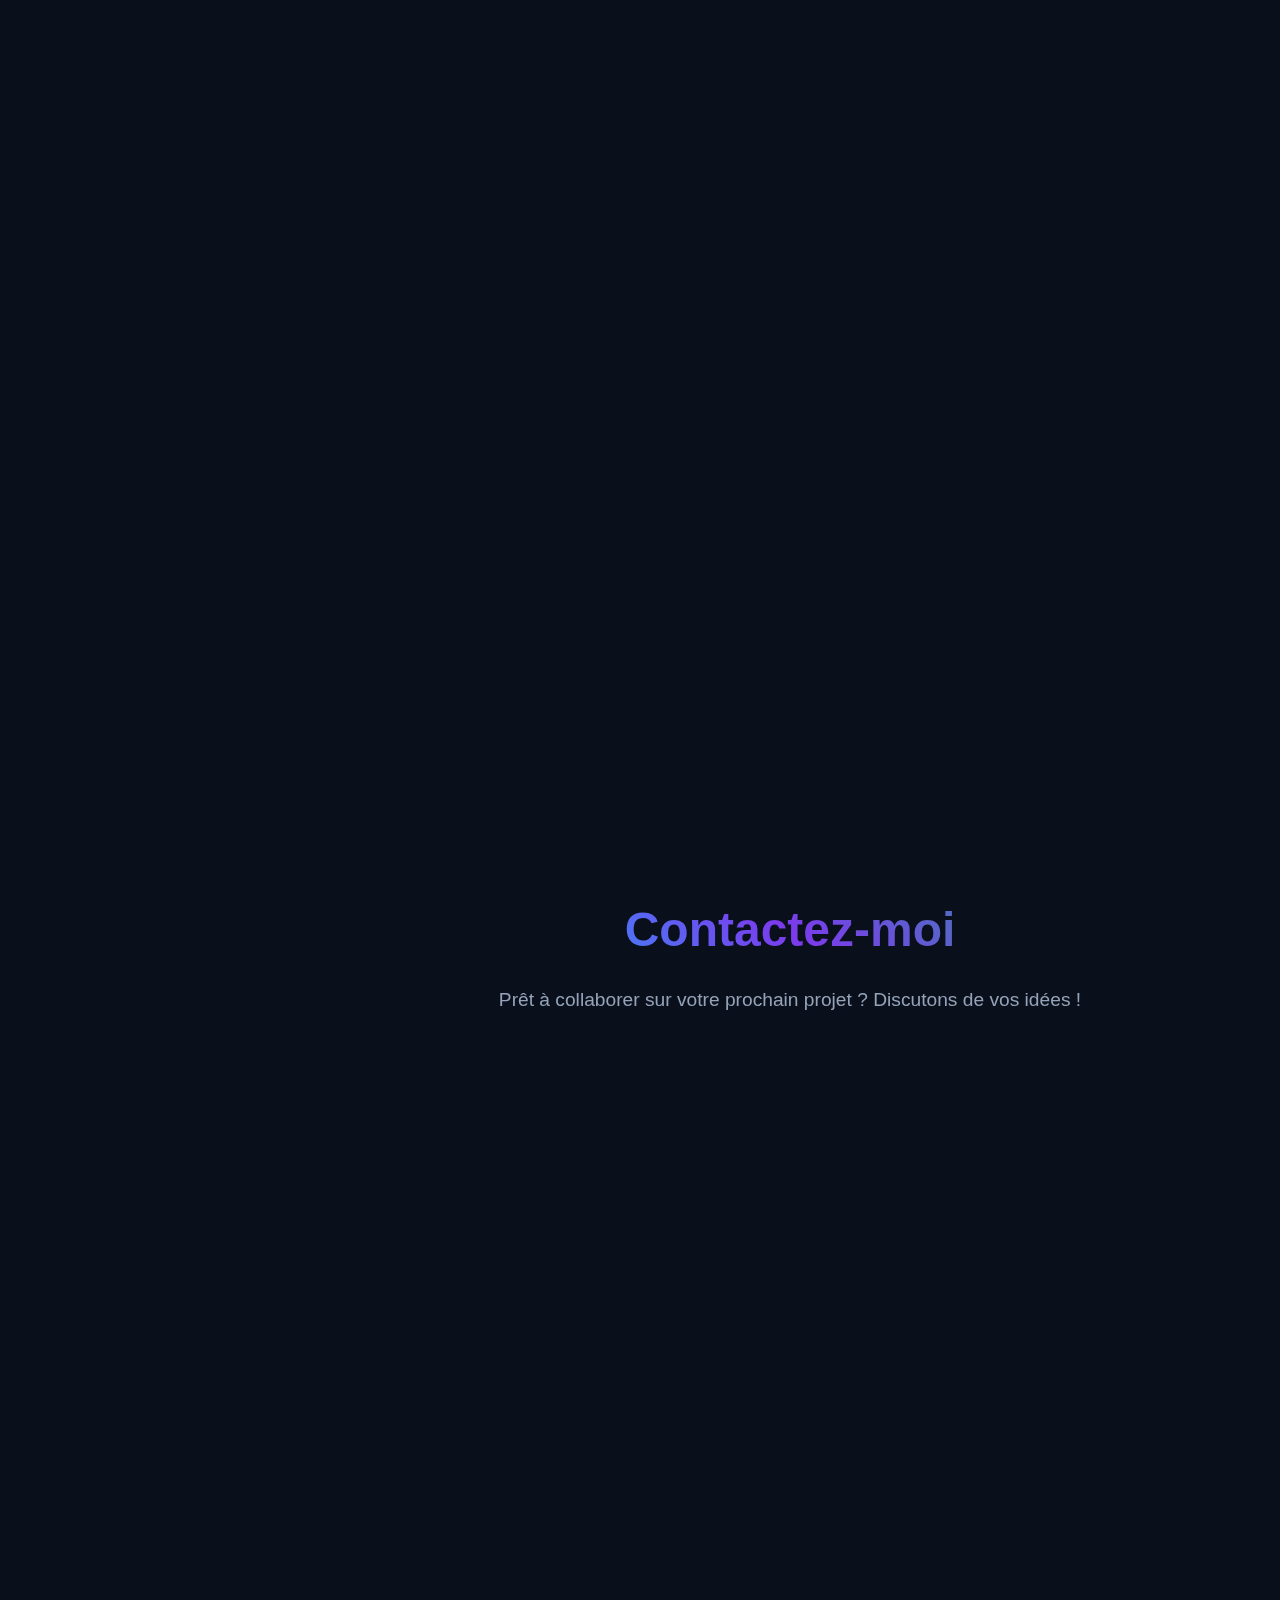
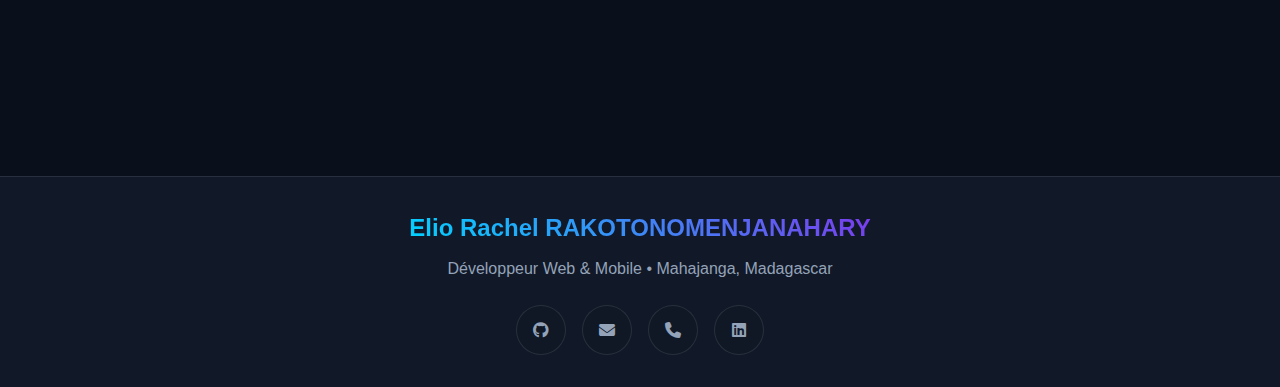
<file: index.html>
<!DOCTYPE html>
<html lang="en">
<head>
    <meta charset="UTF-8">
    <meta name="viewport" content="width=device-width, initial-scale=1.0">
    <meta name="description" content="Portfolio de Elio Rachel RAKOTONOMENJANAHARY, Développeur Web & Mobile spécialisé en JavaScript, PHP, et C#. Découvrez mes projets et compétences.">
    <meta name="keywords" content="portfolio, développeur web, mobile application, JavaScript, PHP, C#, web development, Mahajanga">
    <meta name="author" content="Elio Rachel RAKOTONOMENJANAHARY">
    <title>Portfolio - Elio Rachel RAKOTONOMENJANAHARY | Web & Mobile Developer</title>
    <link href="https://cdnjs.cloudflare.com/ajax/libs/font-awesome/6.4.0/css/all.min.css" rel="stylesheet">
    <style>
        :root {
            --primary-color: #00d4ff;
            --secondary-color: #7c3aed;
            --accent-color: #10b981;
            --bg-primary: #0a0f1c;
            --bg-secondary: #111827;
            --bg-card: rgba(17, 24, 39, 0.9);
            --text-primary: #ffffff;
            --text-secondary: #94a3b8;
            --text-muted: #64748b;
            --border-color: rgba(255, 255, 255, 0.1);
            --sidebar-width: 300px;
            --navbar-height: 70px;
            --glow: rgba(0, 212, 255, 0.3);
        }

        .light-mode {
            --bg-primary: #f8fafc;
            --bg-secondary: #ffffff;
            --bg-card: rgba(255, 255, 255, 0.95);
            --text-primary: #1a202c;
            --text-secondary: #4a5568;
            --text-muted: #718096;
            --border-color: rgba(0, 0, 0, 0.1);
            --glow: rgba(0, 212, 255, 0.2);
        }

        * {
            margin: 0;
            padding: 0;
            box-sizing: border-box;
        }

        body {
            font-family: 'Inter', -apple-system, BlinkMacSystemFont, sans-serif;
            background: var(--bg-primary);
            color: var(--text-primary);
            line-height: 1.6;
            transition: all 0.3s ease;
            overflow-x: hidden;
        }

        /* Background Animation */
        .bg-animation {
            position: fixed;
            top: 0;
            left: 0;
            width: 100%;
            height: 100%;
            z-index: -1;
            background: var(--bg-primary);
        }

        .bg-animation::before {
            content: '';
            position: absolute;
            top: 0;
            left: 0;
            width: 100%;
            height: 100%;
            background: radial-gradient(circle at 20% 80%, rgba(0, 212, 255, 0.1) 0%, transparent 50%),
                        radial-gradient(circle at 80% 20%, rgba(124, 58, 237, 0.1) 0%, transparent 50%),
                        radial-gradient(circle at 40% 40%, rgba(16, 185, 129, 0.1) 0%, transparent 50%);
            animation: gradientShift 10s ease-in-out infinite;
        }

        @keyframes gradientShift {
            0%, 100% { opacity: 1; transform: scale(1) rotate(0deg); }
            50% { opacity: 0.8; transform: scale(1.1) rotate(180deg); }
        }

        /* Floating Particles */
        .particles {
            position: fixed;
            top: 0;
            left: 0;
            width: 100%;
            height: 100%;
            z-index: -1;
            pointer-events: none;
        }

        .particle {
            position: absolute;
            width: 2px;
            height: 2px;
            background: var(--primary-color);
            border-radius: 50%;
            animation: float 6s ease-in-out infinite;
        }

        @keyframes float {
            0%, 100% { transform: translateY(0px) rotate(0deg); opacity: 0; }
            10% { opacity: 1; }
            90% { opacity: 1; }
            100% { transform: translateY(-100vh) rotate(360deg); opacity: 0; }
        }

        /* Navbar */
        .navbar {
            position: fixed;
            top: 0;
            left: 0;
            right: 0;
            height: var(--navbar-height);
            background: var(--bg-secondary);
            backdrop-filter: blur(20px);
            border-bottom: 1px solid var(--border-color);
            z-index: 1000;
            display: flex;
            align-items: center;
            justify-content: space-between;
            padding: 0 2rem;
            transition: all 0.3s ease;
        }

        .navbar-brand {
            font-size: 1.5rem;
            font-weight: 700;
            background: linear-gradient(45deg, var(--primary-color), var(--secondary-color));
            -webkit-background-clip: text;
            -webkit-text-fill-color: transparent;
            background-clip: text;
        }

        .navbar-controls {
            display: flex;
            align-items: center;
            gap: 1rem;
        }

        .control-button {
            background: var(--bg-card);
            border: 1px solid var(--border-color);
            border-radius: 10px;
            padding: 0.5rem;
            color: var(--text-primary);
            cursor: pointer;
            transition: all 0.3s ease;
            display: flex;
            align-items: center;
            justify-content: center;
            width: 40px;
            height: 40px;
        }

        .control-button:hover {
            background: var(--primary-color);
            color: white;
            transform: translateY(-2px);
        }

        .language-selector {
            background: var(--bg-card);
            border: 1px solid var(--border-color);
            border-radius: 10px;
            padding: 0.5rem 1rem;
            color: var(--text-primary);
            cursor: pointer;
            transition: all 0.3s ease;
            display: flex;
            align-items: center;
            gap: 0.5rem;
        }

        .language-selector select {
            background: transparent;
            border: none;
            color: var(--text-primary);
            cursor: pointer;
            font-size: 0.9rem;
        }

        .language-selector select option {
            background: var(--bg-secondary);
            color: var(--text-primary);
        }

        .mobile-menu-btn {
            display: none;
            background: var(--bg-card);
            border: 1px solid var(--border-color);
            border-radius: 10px;
            padding: 0.5rem;
            color: var(--text-primary);
            cursor: pointer;
            transition: all 0.3s ease;
        }

        /* Sidebar */
        .sidebar {
            position: fixed;
            top: var(--navbar-height);
            left: 0;
            width: var(--sidebar-width);
            height: calc(100vh - var(--navbar-height));
            background: var(--bg-secondary);
            backdrop-filter: blur(20px);
            border-right: 1px solid var(--border-color);
            padding: 2rem 1rem;
            overflow-y: auto;
            z-index: 900;
            transition: all 0.3s ease;
        }

        .sidebar.hidden {
            transform: translateX(-100%);
        }

        .sidebar-nav {
            list-style: none;
        }

        .sidebar-nav li {
            margin-bottom: 0.5rem;
        }

        .sidebar-nav a {
            display: flex;
            align-items: center;
            gap: 1rem;
            padding: 1rem;
            color: var(--text-secondary);
            text-decoration: none;
            border-radius: 12px;
            transition: all 0.3s ease;
            position: relative;
            overflow: hidden;
        }

        .sidebar-nav a:hover, .sidebar-nav a.active {
            background: linear-gradient(45deg, var(--primary-color), var(--secondary-color));
            color: white;
            transform: translateX(5px);
        }

        .sidebar-nav a::before {
            content: '';
            position: absolute;
            left: 0;
            top: 0;
            height: 100%;
            width: 3px;
            background: linear-gradient(45deg, var(--primary-color), var(--secondary-color));
            transform: scaleY(0);
            transition: transform 0.3s ease;
        }

        .sidebar-nav a.active::before {
            transform: scaleY(1);
        }

        /* Profile Section in Sidebar */
        .sidebar-profile {
            text-align: center;
            margin-bottom: 2rem;
            padding: 1.5rem;
            background: var(--bg-card);
            border-radius: 20px;
            border: 1px solid var(--border-color);
        }

        .sidebar-avatar {
            width: 80px;
            height: 80px;
            border-radius: 50%;
            background: linear-gradient(45deg, var(--primary-color), var(--secondary-color));
            margin: 0 auto 1rem;
            display: flex;
            align-items: center;
            justify-content: center;
            font-size: 2rem;
            font-weight: bold;
            color: white;
            animation: pulse 2s infinite;
            overflow: hidden;
        }

        .sidebar-avatar img {
            width: 100%;
            height: 100%;
            object-fit: cover;
            border-radius: 50%;
        }

        @keyframes pulse {
            0%, 100% { transform: scale(1); }
            50% { transform: scale(1.05); }
        }

        .sidebar-name {
            font-weight: 600;
            margin-bottom: 0.5rem;
            background: linear-gradient(45deg, var(--primary-color), var(--secondary-color));
            -webkit-background-clip: text;
            -webkit-text-fill-color: transparent;
            background-clip: text;
        }

        .sidebar-title {
            color: var(--text-secondary);
            font-size: 0.9rem;
        }

        /* Main Content */
        .main-content {
            margin-left: var(--sidebar-width);
            margin-top: var(--navbar-height);
            min-height: calc(100vh - var(--navbar-height));
            transition: all 0.3s ease;
        }

        .main-content.expanded {
            margin-left: 0;
        }

        .content-section {
            padding: 3rem;
            min-height: 100vh;
            position: relative;
        }

        .section-header {
            text-align: center;
            margin-bottom: 3rem;
        }

        .section-title {
            font-size: clamp(2rem, 4vw, 3rem);
            font-weight: 800;
            margin-bottom: 1rem;
            background: linear-gradient(45deg, var(--primary-color), var(--secondary-color), var(--accent-color));
            -webkit-background-clip: text;
            -webkit-text-fill-color: transparent;
            background-clip: text;
        }

        .section-subtitle {
            font-size: 1.2rem;
            color: var(--text-secondary);
            max-width: 600px;
            margin: 0 auto;
        }

        /* Hero Section */
        .hero-section {
            display: flex;
            align-items: center;
            justify-content: center;
            text-align: center;
            background: radial-gradient(circle at 50% 50%, rgba(0, 212, 255, 0.1) 0%, transparent 50%);
            position: relative;
            overflow: hidden;
        }

        .hero-content {
            max-width: 800px;
            z-index: 2;
        }

        .hero-avatar {
            width: 200px;
            height: 200px;
            border-radius: 50%;
            background: linear-gradient(45deg, var(--primary-color), var(--secondary-color), var(--accent-color));
            margin: 0 auto 2rem;
            display: flex;
            align-items: center;
            justify-content: center;
            font-size: 4rem;
            font-weight: bold;
            color: white;
            position: relative;
            animation: tiltRotate 4s ease-in-out infinite;
            overflow: hidden;
            padding: 4px;
        }

        .hero-avatar img {
            width: 100%;
            height: 100%;
            object-fit: cover;
            border-radius: 50%;
        }

        @keyframes tiltRotate {
            0%, 100% { transform: rotate(-25deg); }
            50% { transform: rotate(25deg); }
        }

        .hero-avatar::before {
            content: '';
            position: absolute;
            inset: -10px;
            background: linear-gradient(45deg, var(--primary-color), var(--secondary-color), var(--accent-color));
            border-radius: 50%;
            opacity: 0.3;
            animation: tiltRotate 3s ease-in-out infinite reverse;
        }

        .hero-title {
            font-size: clamp(2.5rem, 5vw, 4rem);
            font-weight: 900;
            margin-bottom: 1rem;
            background: linear-gradient(45deg, var(--primary-color), var(--secondary-color), var(--accent-color));
            -webkit-background-clip: text;
            -webkit-text-fill-color: transparent;
            background-clip: text;
        }

        .hero-subtitle {
            font-size: clamp(1.2rem, 3vw, 1.8rem);
            color: var(--text-secondary);
            margin-bottom: 2rem;
        }

        .hero-description {
            font-size: 1.1rem;
            color: var(--text-muted);
            margin-bottom: 3rem;
            line-height: 1.8;
            max-width: 600px;
            margin-left: auto;
            margin-right: auto;
        }

        .hero-cta {
            display: flex;
            gap: 1rem;
            justify-content: center;
            flex-wrap: wrap;
            margin-bottom: 3rem;
        }

        .cta-button {
            padding: 1rem 2rem;
            border-radius: 50px;
            text-decoration: none;
            font-weight: 600;
            transition: all 0.3s ease;
            position: relative;
            overflow: hidden;
            border: none;
            cursor: pointer;
            font-size: 1rem;
        }

        .cta-primary {
            background: linear-gradient(45deg, var(--primary-color), var(--secondary-color));
            color: white;
        }

        .cta-secondary {
            border: 2px solid var(--primary-color);
            color: var(--primary-color);
            background: transparent;
        }

        .cta-button:hover {
            transform: translateY(-3px);
            box-shadow: 0 20px 40px var(--glow);
        }

        .contact-info {
            display: flex;
            justify-content: center;
            gap: 2rem;
            margin-top: 2rem;
            flex-wrap: wrap;
        }

        .contact-item {
            display: flex;
            align-items: center;
            gap: 0.5rem;
            color: var(--text-secondary);
            font-size: 0.9rem;
            opacity: 0.8;
            transition: opacity 0.3s ease;
        }

        .contact-item:hover {
            opacity: 1;
        }

        /* Stats Grid */
        .stats {
            background: var(--bg-card);
            backdrop-filter: blur(20px);
            border: 1px solid var(--border-color);
            border-radius: 20px;
            padding: 3rem;
            margin: 4rem 0;
        }

        .stats-grid {
            display: grid;
            grid-template-columns: repeat(auto-fit, minmax(200px, 1fr));
            gap: 2rem;
            text-align: center;
        }

        .stat-item {
            padding: 1rem;
        }

        .stat-number {
            font-size: 3rem;
            font-weight: 900;
            background: linear-gradient(45deg, var(--primary-color), var(--secondary-color));
            -webkit-background-clip: text;
            -webkit-text-fill-color: transparent;
            background-clip: text;
            display: block;
            margin-bottom: 0.5rem;
        }

        .stat-label {
            color: var(--text-secondary);
            font-weight: 500;
        }

   /* Skills Grid - Version 2 colonnes et compacte */
.skills-grid {
    display: grid;
    grid-template-columns: repeat(2, 1fr); /* 2 colonnes fixes */
    gap: 1.5rem; /* espace réduit entre les colonnes */
    margin-top: 2rem;
}

/* Carte des compétences */
.skill-category {
    background: var(--bg-card);
    backdrop-filter: blur(20px);
    border: 1px solid var(--border-color);
    border-radius: 15px; /* coins un peu plus petits */
    padding: 1.5rem; /* moins d'espace pour un look plus compact */
    transition: all 0.3s ease;
    position: relative;
    overflow: hidden;
    font-size: 0.9rem; /* Réduction générale de la taille du texte */
}

.skill-category::before {
    content: '';
    position: absolute;
    top: 0;
    left: 0;
    right: 0;
    height: 3px;
    background: linear-gradient(45deg, var(--primary-color), var(--secondary-color));
}

.skill-category:hover {
    transform: translateY(-5px);
    box-shadow: 0 15px 30px rgba(0, 212, 255, 0.15);
}

/* Titres plus petits */
.skill-category h3 {
    display: flex;
    align-items: center;
    gap: 0.7rem;
    margin-bottom: 1rem;
    font-size: 1.1rem;
    color: var(--text-primary);
}

/* Item plus compact */
.skill-item {
    display: flex;
    justify-content: space-between;
    align-items: center;
    margin-bottom: 0.6rem;
    padding: 0.3rem 0;
}

/* Nom plus petit */
.skill-name {
    font-weight: 500;
    font-size: 0.85rem;
    color: var(--text-secondary);
}

/* Niveau de compétence */
.skill-level {
    display: flex;
    gap: 3px;
}

.skill-dot {
    width: 7px; /* points plus petits */
    height: 7px;
    border-radius: 50%;
    background: var(--text-muted);
    transition: all 0.3s ease;
}

.skill-dot.active {
    background: var(--primary-color);
    box-shadow: 0 0 6px var(--primary-color);
    animation: glow 2s ease-in-out infinite;
}

@keyframes glow {
    0%, 100% { box-shadow: 0 0 6px var(--primary-color); }
    50% { box-shadow: 0 0 12px var(--primary-color), 0 0 20px var(--primary-color); }
}


        /* Timeline */
        .timeline {
            position: relative;
            margin: 3rem 0;
        }

        .timeline::before {
            content: '';
            position: absolute;
            left: 50%;
            top: 0;
            bottom: 0;
            width: 2px;
            background: linear-gradient(45deg, var(--primary-color), var(--secondary-color));
            transform: translateX(-50%);
        }

        .timeline-item {
            display: flex;
            margin-bottom: 3rem;
            position: relative;
        }

        .timeline-item:nth-child(even) {
            flex-direction: row-reverse;
        }

        .timeline-content {
            flex: 1;
            background: var(--bg-card);
            backdrop-filter: blur(20px);
            border: 1px solid var(--border-color);
            border-radius: 15px;
            padding: 2rem;
            margin: 0 2rem;
            position: relative;
            transition: all 0.3s ease;
        }

        .timeline-content:hover {
            transform: translateY(-5px);
            box-shadow: 0 15px 30px rgba(0, 0, 0, 0.3);
        }

        .timeline-dot {
            position: absolute;
            left: 50%;
            top: 2rem;
            width: 16px;
            height: 16px;
            background: var(--primary-color);
            border-radius: 50%;
            transform: translateX(-50%);
            box-shadow: 0 0 0 4px var(--bg-primary), 0 0 20px var(--primary-color);
            animation: pulse 2s ease-in-out infinite;
        }

        .timeline-year {
            color: var(--primary-color);
            font-weight: 600;
            font-size: 0.9rem;
            margin-bottom: 0.5rem;
        }

        .timeline-role {
            font-size: 1.2rem;
            font-weight: 600;
            margin-bottom: 0.5rem;
            color: var(--text-primary);
        }

        .timeline-company {
            color: var(--secondary-color);
            font-weight: 500;
            margin-bottom: 1rem;
        }

        .timeline-description {
            color: var(--text-secondary);
            line-height: 1.6;
        }

        /* Projects Grid */
        .projects-grid {
            display: grid;
            grid-template-columns: repeat(auto-fit, minmax(350px, 1fr));
            gap: 2rem;
            margin-top: 3rem;
        }

        .project-card {
            background: var(--bg-card);
            backdrop-filter: blur(20px);
            border: 1px solid var(--border-color);
            border-radius: 20px;
            padding: 2rem;
            transition: all 0.3s ease;
            position: relative;
            overflow: hidden;
        }

        .project-card::before {
            content: '';
            position: absolute;
            top: 0;
            left: 0;
            right: 0;
            height: 3px;
            background: linear-gradient(45deg, var(--primary-color), var(--secondary-color));
            transform: scaleX(0);
            transition: transform 0.3s ease;
        }

        .project-card:hover::before {
            transform: scaleX(1);
        }

        .project-card:hover {
            transform: translateY(-10px);
            box-shadow: 0 30px 60px rgba(0, 212, 255, 0.2);
        }

        .project-header {
            display: flex;
            justify-content: space-between;
            align-items: start;
            margin-bottom: 1rem;
        }

        .project-title {
            font-size: 1.3rem;
            font-weight: 600;
            color: var(--text-primary);
            margin-bottom: 0.5rem;
        }

        .project-tech {
            background: rgba(0, 212, 255, 0.1);
            color: var(--primary-color);
            padding: 0.3rem 0.8rem;
            border-radius: 20px;
            font-size: 0.8rem;
            font-weight: 500;
            border: 1px solid rgba(0, 212, 255, 0.3);
        }

        .project-description {
            color: var(--text-secondary);
            margin-bottom: 1rem;
            line-height: 1.6;
        }

        .project-collab {
            color: var(--accent-color);
            font-size: 0.9rem;
            font-style: italic;
            display: flex;
            align-items: center;
            gap: 0.5rem;
            margin-bottom: 1rem;
        }

        .project-links {
            display: flex;
            gap: 1rem;
            margin-top: 1rem;
        }

        .project-link {
            color: var(--primary-color);
            text-decoration: none;
            font-weight: 500;
            transition: all 0.3s ease;
            display: flex;
            align-items: center;
            gap: 0.3rem;
        }

        .project-link:hover {
            color: var(--text-primary);
            text-shadow: 0 0 10px var(--primary-color);
        }

        /* Contact Modal */
        .modal {
            display: none;
            position: fixed;
            top: 0;
            left: 0;
            width: 100%;
            height: 100%;
            background: rgba(0, 0, 0, 0.8);
            z-index: 2000;
            align-items: center;
            justify-content: center;
        }

        .modal-content {
            background: var(--bg-card);
            border-radius: 20px;
            padding: 2rem;
            max-width: 500px;
            width: 90%;
            position: relative;
            backdrop-filter: blur(20px);
            border: 1px solid var(--border-color);
        }

        .modal-close {
            position: absolute;
            top: 1rem;
            right: 1rem;
            font-size: 1.5rem;
            cursor: pointer;
            color: var(--text-secondary);
            transition: color 0.3s ease;
        }

        .modal-close:hover {
            color: var(--primary-color);
        }

        .form-group {
            margin-bottom: 1.5rem;
        }

        .form-group label {
            display: block;
            margin-bottom: 0.5rem;
            color: var(--text-primary);
            font-weight: 500;
        }

        .form-group input,
        .form-group textarea {
            width: 100%;
            padding: 0.75rem;
            border: 1px solid var(--border-color);
            border-radius: 10px;
            background: var(--bg-secondary);
            color: var(--text-primary);
            font-size: 1rem;
            transition: border-color 0.3s ease;
        }

        .form-group input:focus,
        .form-group textarea:focus {
            outline: none;
            border-color: var(--primary-color);
        }

        .form-group textarea {
            resize: vertical;
            min-height: 120px;
        }

        /* Footer */
        .footer {
            background: var(--bg-secondary);
            border-top: 1px solid var(--border-color);
            padding: 2rem;
            text-align: center;
            margin-top: 2rem;
        }

        .footer-content {
            display: flex;
            justify-content: center;
            align-items: center;
            flex-direction: column;
            gap: 1.5rem;
            max-width: 1200px;
            margin: 0 auto;
        }

        .footer-brand {
            font-size: 1.5rem;
            font-weight: 700;
            background: linear-gradient(45deg, var(--primary-color), var(--secondary-color));
            -webkit-background-clip: text;
            -webkit-text-fill-color: transparent;
            background-clip: text;
        }

        .social-links {
            display: flex;
            gap: 1rem;
        }

        .social-link {
            width: 50px;
            height: 50px;
            background: var(--bg-card);
            border: 1px solid var(--border-color);
            border-radius: 50%;
            display: flex;
            align-items: center;
            justify-content: center;
            color: var(--text-secondary);
            text-decoration: none;
            transition: all 0.3s ease;
        }

        .social-link:hover {
            background: var(--primary-color);
            color: white;
            transform: translateY(-3px);
            box-shadow: 0 10px 20px rgba(0, 212, 255, 0.3);
        }

        /* Animations */
        .fade-in {
            opacity: 0;
            transform: translateY(30px);
            transition: all 0.6s ease;
        }

        .fade-in.visible {
            opacity: 1;
            transform: translateY(0);
        }

        /* Language selector with flags */
        .language-option {
            display: flex;
            align-items: center;
            gap: 0.5rem;
        }

        .flag-icon {
            width: 16px;
            height: 16px;
            border-radius: 2px;
        }

        /* Responsive Design */
        @media (max-width: 1024px) {
            :root {
                --sidebar-width: 280px;
            }
            
            .content-section {
                padding: 2rem;
            }
        }

        @media (max-width: 768px) {
            :root {
                --sidebar-width: 100%;
            }
            
            .sidebar {
                transform: translateX(-100%);
                width: 100%;
            }
            
            .sidebar.show {
                transform: translateX(0);
            }
            
            .main-content {
                margin-left: 0;
            }
            
            .mobile-menu-btn {
                display: block;
            }
            
            .content-section {
                padding: 2rem 1rem;
            }
            
            .hero-title {
                font-size: 2.5rem;
            }
            
            .section-title {
                font-size: 2rem;
            }
            
            .navbar-controls {
                gap: 0.5rem;
            }
            
            .footer-content {
                flex-direction: column;
                text-align: center;
            }
            
            .timeline::before {
                left: 20px;
            }
            
            .timeline-item {
                flex-direction: column !important;
            }
            
            .timeline-content {
                margin-left: 3rem;
                margin-right: 0;
            }
            
            .timeline-dot {
                left: 20px;
            }
            
            .hero-cta {
                flex-direction: column;
                align-items: center;
            }
            
            .contact-info {
                flex-direction: column;
                align-items: center;
                gap: 1rem;
            }
            
            .stats-grid {
                grid-template-columns: repeat(2, 1fr);
                gap: 1rem;
            }
            
            .skills-grid {
                grid-template-columns: 1fr;
            }
            
            .projects-grid {
                grid-template-columns: 1fr;
            }
        }

        @media (max-width: 480px) {
            .navbar {
                padding: 0 1rem;
            }
            
            .content-section {
                padding: 1.5rem 0.5rem;
            }
            
            .hero-avatar {
                width: 150px;
                height: 150px;
                font-size: 3rem;
            }
            
            .hero-title {
                font-size: 2rem;
            }
            
            .hero-subtitle {
                font-size: 1.2rem;
            }
            
            .section-title {
                font-size: 1.8rem;
            }
            
            .stat-number {
                font-size: 2rem;
            }
            
            .stats-grid {
                grid-template-columns: 1fr;
                gap: 1rem;
            }
            
            .modal-content {
                margin: 1rem;
                padding: 1.5rem;
            }
        }

        /* Custom Scrollbar */
        ::-webkit-scrollbar {
            width: 8px;
        }

        ::-webkit-scrollbar-track {
            background: var(--bg-secondary);
        }

        ::-webkit-scrollbar-thumb {
            background: linear-gradient(45deg, var(--primary-color), var(--secondary-color));
            border-radius: 4px;
        }

        ::-webkit-scrollbar-thumb:hover {
            background: var(--secondary-color);
        }
         /* Responsive horizontal stats bar */
              .stats-grid {
                grid-template-columns: repeat(4, 1fr) !important;
                gap: 1rem !important;
                align-items: center;
              }
              .stat-item {
                display: flex;
                flex-direction: column;
                align-items: center;
                justify-content: center;
                min-width: 0;
                padding: 0.5rem;
              }
              .stat-number {
                font-size: 1.5rem !important;
                margin-bottom: 0.2rem;
              }
              .stat-label {
                font-size: 0.9rem !important;
                text-align: center;
                white-space: normal;
                line-height: 1.2;
                word-wrap: break-word;
                hyphens: auto;
              }
              @media (max-width: 768px) {
                .stats-grid {
                  grid-template-columns: repeat(2, 1fr) !important;
                  gap: 1rem !important;
                }
                .stat-item {
                  margin-bottom: 1rem;
                  padding: 1rem 0.5rem;
                }
                .stat-number {
                  font-size: 1.8rem !important;
                }
                .stat-label {
                  font-size: 0.85rem !important;
                  max-width: 120px;
                }
              }
              @media (max-width: 480px) {
                .stats-grid {
                  grid-template-columns: 1fr !important;
                  gap: 1rem !important;
                }
                .stat-item {
                  padding: 1rem;
                  margin-bottom: 0;
                }
                .stat-number {
                  font-size: 2rem !important;
                }
                .stat-label {
                  font-size: 1rem !important;
                  max-width: none;
                }
                .stats.fade-in {
                  padding: 2rem 1rem !important;
                }
              }
    </style>
</head>
<body>
    <!-- Background Animation -->
    <div class="bg-animation"></div>
    <div class="particles" id="particles"></div>

    <!-- Navbar -->
    <nav class="navbar">
        <div class="navbar-brand">
            <strong>Elio Rachel</strong>
        </div>
        <div class="navbar-controls">
            <div class="language-selector">
                <select id="languageSelector" aria-label="Choose language">
                    <option value="en">🇺🇸 English</option>
                    <option value="fr">🇫🇷 Français</option>
                </select>
            </div>
            <button class="control-button" id="themeToggle" aria-label="Change theme">
                <i class="fas fa-moon"></i>
            </button>
            <button class="mobile-menu-btn" id="mobileMenuBtn">
                <i class="fas fa-bars"></i>
            </button>
        </div>
    </nav>

    <!-- Contact Modal -->
    <div id="contact-modal" class="modal" role="dialog" aria-hidden="true">
        <div class="modal-content">
            <span class="modal-close">&times;</span>
            <h2 data-lang-key="contact-modal-title">Contact Me</h2>
            <form id="contact-form" action="mailto:kananavymiremby@gmail.com" method="post" enctype="text/plain">
                <div class="form-group">
                    <label for="name" data-lang-key="form-name">Name</label>
                    <input type="text" id="name" name="name" required aria-required="true">
                </div>
                <div class="form-group">
                    <label for="email" data-lang-key="form-email">Email</label>
                    <input type="email" id="email" name="email" required aria-required="true">
                </div>
                <div class="form-group">
                    <label for="message" data-lang-key="form-message">Message</label>
                    <textarea id="message" name="message" rows="5" required aria-required="true"></textarea>
                </div>
                <button type="submit" class="cta-button cta-primary" data-lang-key="form-send">Send</button>
            </form>
        </div>
    </div>

    <!-- Sidebar -->
    <aside class="sidebar" id="sidebar">
        <div class="sidebar-profile">
            <div class="sidebar-avatar">
                <img src="profile.jpg" alt="Elio Rachel profile photo" loading="lazy" onerror="this.style.display='none'; this.nextElementSibling.style.display='flex';">
                <div style="display: none; width: 100%; height: 100%; align-items: center; justify-content: center; font-size: 2rem; font-weight: bold; color: white;">ER</div>
            </div>
            <div class="sidebar-name">Elio Rachel</div>
            <div class="sidebar-title" data-lang-key="hero-subtitle">Web & Mobile Developer</div>
        </div>
        
        <ul class="sidebar-nav">
            <li><a href="#home" class="nav-link active" data-section="home">
                <i class="fas fa-home"></i>
                <span data-lang-key="nav-home">Home</span>
            </a></li>
            <li><a href="#skills" class="nav-link" data-section="skills">
                <i class="fas fa-code"></i>
                <span data-lang-key="nav-skills">Skills</span>
            </a></li>
            <li><a href="#experience" class="nav-link" data-section="experience">
                <i class="fas fa-briefcase"></i>
                <span data-lang-key="nav-experience">Experience</span>
            </a></li>
            <li><a href="#projects" class="nav-link" data-section="projects">
                <i class="fas fa-project-diagram"></i>
                <span data-lang-key="nav-projects">Projects</span>
            </a></li>
            <li><a href="#education" class="nav-link" data-section="education">
                <i class="fas fa-graduation-cap"></i>
                <span data-lang-key="nav-education">Education</span>
            </a></li>
            <li><a href="#contact" class="nav-link" data-section="contact">
                <i class="fas fa-envelope"></i>
                <span data-lang-key="nav-contact">Contact</span>
            </a></li>
        </ul>
    </aside>

    <!-- Main Content -->
    <main class="main-content" id="mainContent">
        <!-- Home Section -->
        <section id="home" class="content-section hero-section">
            <div class="hero-content">
                <div class="hero-avatar">
                    <img src="profile.jpg" alt="Elio Rachel profile photo" loading="lazy" onerror="this.style.display='none'; this.parentElement.style.fontSize='4rem'; this.parentElement.innerHTML='ER';">
                </div>
                <h1 class="hero-title" style="font-size: 50px;" data-lang-key="hero-title">Elio Rachel RAKOTONOMENJANAHARY</h1>
                <p class="hero-subtitle" data-lang-key="hero-subtitle">Web & Mobile Developer</p>
                  <!-- Stats Section -->
            <div class="stats fade-in" style="padding: 1.5rem 0; margin: 2rem 0;">
              <div class="stats-grid" style="gap: 1rem; grid-template-columns: repeat(4, 1fr); align-items: center;">
                <div class="stat-item" style="padding: 0;">
                  <span class="stat-number" style="font-size: 1.5rem;">20+</span>
                  <span class="stat-label" data-lang-key="projects-completed" style="font-size: 0.9rem;">Projects Completed</span>
                </div>
                <div class="stat-item" style="padding: 0;">
                  <span class="stat-number" style="font-size: 1.5rem;">5+</span>
                  <span class="stat-label" data-lang-key="technologies-mastered" style="font-size: 0.9rem;">Technologies Mastered</span>
                </div>
                <div class="stat-item" style="padding: 0;">
                  <span class="stat-number" style="font-size: 1.5rem;">15+</span>
                  <span class="stat-label" data-lang-key="collaborations" style="font-size: 0.9rem;">Collaborations</span>
                </div>
                <div class="stat-item" style="padding: 0;">
                  <span class="stat-number" style="font-size: 1.5rem;">4</span>
                  <span class="stat-label" data-lang-key="years-experience" style="font-size: 0.9rem;">Years Experience</span>
                </div>
              </div>
            </div>
                <p class="hero-description" data-lang-key="hero-description">
                    Passionate about modern web technologies, I create elegant and high-performing digital solutions. 
                    Specialized in JavaScript, PHP, C# with a collaborative approach on over 20 completed projects.
                </p>
                
                <div class="hero-cta">
                    <a href="#projects" class="cta-button cta-primary" aria-label="View my projects" data-lang-key="see-projects">View Projects</a>
                    <button class="cta-button cta-secondary contact-trigger" aria-label="Contact me" data-lang-key="contact-me">Contact Me</button>
                </div>
                
                <div class="contact-info">
                    <div class="contact-item">
                        <i class="fas fa-map-marker-alt" aria-hidden="true"></i>
                        <span>Ambondrona, Mahajanga</span>
                    </div>
                    <div class="contact-item">
                        <i class="fas fa-phone" aria-hidden="true"></i>
                        <span>032 70 824 79</span>
                    </div>
                    <div class="contact-item">
                        <i class="fas fa-envelope" aria-hidden="true"></i>
                        <span>kananavymiremby@gmail.com</span>
                    </div>
                    <div class="contact-item">
                        <i class="fab fa-github" aria-hidden="true"></i>
                        <span>github.com/kananavy</span>
                    </div>
                </div>
            </div>

        </section>

        <!-- Skills Section -->
        <section id="skills" class="content-section">
            <div class="section-header">
                <h2 class="section-title" data-lang-key="skills-title">Technical Skills</h2>
                <p class="section-subtitle" data-lang-key="skills-subtitle">
                    Complete mastery of modern web, mobile, and artificial intelligence development technologies
                </p>
            </div>

            <div class="skills-grid">
                <div class="skill-category fade-in">
                    <h3><i class="fab fa-js-square" aria-hidden="true"></i> Frontend Development</h3>
                    <div class="skill-item">
                        <span class="skill-name">JavaScript (ES6+)</span>
                        <div class="skill-level">
                            <div class="skill-dot active"></div>
                            <div class="skill-dot active"></div>
                            <div class="skill-dot active"></div>
                            <div class="skill-dot active"></div>
                            <div class="skill-dot active"></div>
                        </div>
                    </div>
                    <div class="skill-item">
                        <span class="skill-name">HTML5/CSS3</span>
                        <div class="skill-level">
                            <div class="skill-dot active"></div>
                            <div class="skill-dot active"></div>
                            <div class="skill-dot active"></div>
                            <div class="skill-dot active"></div>
                            <div class="skill-dot active"></div>
                        </div>
                    </div>
                    <div class="skill-item">
                        <span class="skill-name">Angular & React</span>
                        <div class="skill-level">
                            <div class="skill-dot active"></div>
                            <div class="skill-dot active"></div>
                            <div class="skill-dot active"></div>
                            <div class="skill-dot active"></div>
                            <div class="skill-dot"></div>
                        </div>
                    </div>
                    <div class="skill-item">
                        <span class="skill-name">Bootstrap & Tailwind</span>
                        <div class="skill-level">
                            <div class="skill-dot active"></div>
                            <div class="skill-dot active"></div>
                            <div class="skill-dot active"></div>
                            <div class="skill-dot active"></div>
                            <div class="skill-dot"></div>
                        </div>
                    </div>
                    <div class="skill-item">
                        <span class="skill-name">Vue.js</span>
                        <div class="skill-level">
                            <div class="skill-dot active"></div>
                            <div class="skill-dot active"></div>
                            <div class="skill-dot active"></div>
                            <div class="skill-dot"></div>
                            <div class="skill-dot"></div>
                        </div>
                    </div>
                </div>

                <div class="skill-category fade-in">
                    <h3><i class="fas fa-server" aria-hidden="true"></i> Backend Development</h3>
                    <div class="skill-item">
                        <span class="skill-name">PHP & Laravel</span>
                        <div class="skill-level">
                            <div class="skill-dot active"></div>
                            <div class="skill-dot active"></div>
                            <div class="skill-dot active"></div>
                            <div class="skill-dot active"></div>
                            <div class="skill-dot active"></div>
                        </div>
                    </div>
                    <div class="skill-item">
                        <span class="skill-name">C# & .NET</span>
                        <div class="skill-level">
                            <div class="skill-dot active"></div>
                            <div class="skill-dot active"></div>
                            <div class="skill-dot active"></div>
                            <div class="skill-dot active"></div>
                            <div class="skill-dot"></div>
                        </div>
                    </div>
                    <div class="skill-item">
                        <span class="skill-name">Node.js & Express</span>
                        <div class="skill-level">
                            <div class="skill-dot active"></div>
                            <div class="skill-dot active"></div>
                            <div class="skill-dot active"></div>
                            <div class="skill-dot"></div>
                            <div class="skill-dot"></div>
                        </div>
                    </div>
                    <div class="skill-item">
                        <span class="skill-name">REST API Development</span>
                        <div class="skill-level">
                            <div class="skill-dot active"></div>
                            <div class="skill-dot active"></div>
                            <div class="skill-dot active"></div>
                            <div class="skill-dot active"></div>
                            <div class="skill-dot"></div>
                        </div>
                    </div>
                    <div class="skill-item">
                        <span class="skill-name">Python</span>
                        <div class="skill-level">
                            <div class="skill-dot active"></div>
                            <div class="skill-dot active"></div>
                            <div class="skill-dot active"></div>
                            <div class="skill-dot"></div>
                            <div class="skill-dot"></div>
                        </div>
                    </div>
                </div>

                <div class="skill-category fade-in">
                    <h3><i class="fas fa-database" aria-hidden="true"></i> Database & Tools</h3>
                    <div class="skill-item">
                        <span class="skill-name">MySQL / PostgreSQL</span>
                        <div class="skill-level">
                            <div class="skill-dot active"></div>
                            <div class="skill-dot active"></div>
                            <div class="skill-dot active"></div>
                            <div class="skill-dot active"></div>
                            <div class="skill-dot"></div>
                        </div>
                    </div>
                    <div class="skill-item">
                        <span class="skill-name">Git & GitHub</span>
                        <div class="skill-level">
                            <div class="skill-dot active"></div>
                            <div class="skill-dot active"></div>
                            <div class="skill-dot active"></div>
                            <div class="skill-dot active"></div>
                            <div class="skill-dot active"></div>
                        </div>
                    </div>
                    <div class="skill-item">
                        <span class="skill-name">Docker</span>
                        <div class="skill-level">
                            <div class="skill-dot active"></div>
                            <div class="skill-dot active"></div>
                            <div class="skill-dot active"></div>
                            <div class="skill-dot"></div>
                            <div class="skill-dot"></div>
                        </div>
                    </div>
                    <div class="skill-item">
                        <span class="skill-name">Firebase</span>
                        <div class="skill-level">
                            <div class="skill-dot active"></div>
                            <div class="skill-dot active"></div>
                            <div class="skill-dot active"></div>
                            <div class="skill-dot"></div>
                            <div class="skill-dot"></div>
                        </div>
                    </div>
                </div>

                <div class="skill-category ai-category fade-in">
                    <h3><i class="fas fa-robot" aria-hidden="true"></i> AI & Machine Learning</h3>
                    <div class="skill-item">
                        <span class="skill-name">Machine Learning Fundamentals</span>
                        <div class="skill-level">
                            <div class="skill-dot active"></div>
                            <div class="skill-dot active"></div>
                            <div class="skill-dot active"></div>
                            <div class="skill-dot"></div>
                            <div class="skill-dot"></div>
                        </div>
                    </div>
                    <div class="skill-item">
                        <span class="skill-name">Python for AI</span>
                        <div class="skill-level">
                            <div class="skill-dot active"></div>
                            <div class="skill-dot active"></div>
                            <div class="skill-dot active"></div>
                            <div class="skill-dot"></div>
                            <div class="skill-dot"></div>
                        </div>
                    </div>
                    <div class="skill-item">
                        <span class="skill-name">AI Integration in Web Apps</span>
                        <div class="skill-level">
                            <div class="skill-dot active"></div>
                            <div class="skill-dot active"></div>
                            <div class="skill-dot active"></div>
                            <div class="skill-dot active"></div>
                            <div class="skill-dot"></div>
                        </div>
                    </div>
                    <div class="skill-item">
                        <span class="skill-name">Natural Language Processing</span>
                        <div class="skill-level">
                            <div class="skill-dot active"></div>
                            <div class="skill-dot active"></div>
                            <div class="skill-dot"></div>
                            <div class="skill-dot"></div>
                            <div class="skill-dot"></div>
                        </div>
                    </div>
                    <div class="skill-item">
                        <span class="skill-name">Computer Vision</span>
                        <div class="skill-level">
                            <div class="skill-dot active"></div>
                            <div class="skill-dot active"></div>
                            <div class="skill-dot"></div>
                            <div class="skill-dot"></div>
                            <div class="skill-dot"></div>
                        </div>
                    </div>
                </div>
            </div>
        </section>

        <!-- Experience Section -->
        <section id="experience" class="content-section">
            <div class="section-header">
                <h2 class="section-title" data-lang-key="experience-title">Professional Experience</h2>
                <p class="section-subtitle" data-lang-key="experience-subtitle">
                    A rich and diverse experience in web and software development
                </p>
            </div>

            <div class="timeline">
                <div class="timeline-item fade-in">
                    <div class="timeline-dot"></div>
                    <div class="timeline-content">
                        <div class="timeline-year">2025</div>
                        <div class="timeline-role" data-lang-key="role-1">Web & Mobile Developer</div>
                        <div class="timeline-company">Gasikar Digital & Gasy Coder & Janga Consulting</div>
                        <div class="timeline-description" data-lang-key="desc-1">
                            Development of modern and responsive web applications. Participation in digital transformation projects 
                            and creation of internal tools. Close collaboration with multidisciplinary teams to deliver innovative 
                            solutions in React, Angular, and PHP/Laravel.
                        </div>
                    </div>
                </div>

                <div class="timeline-item fade-in">
                    <div class="timeline-dot"></div>
                    <div class="timeline-content">
                        <div class="timeline-year">2024</div>
                        <div class="timeline-role" data-lang-key="role-2">Full Stack Developer Intern</div>
                        <div class="timeline-company">AQUALMA</div>
                        <div class="timeline-description" data-lang-key="desc-2">
                            Development of web and mobile applications in the aquaculture sector. Active participation in 
                            digitization projects and business process improvements. Implementation of RESTful APIs and intuitive 
                            user interfaces to optimize workflows.
                        </div>
                    </div>
                </div>

                <div class="timeline-item fade-in">
                    <div class="timeline-dot"></div>
                    <div class="timeline-content">
                        <div class="timeline-year">2023-2024</div>
                        <div class="timeline-role" data-lang-key="role-3">IT Technician & Developer</div>
                        <div class="timeline-company">MATEZA</div>
                        <div class="timeline-description" data-lang-key="desc-3">
                            Front-end development, network management, and graphic design. Technical support and maintenance of 
                            IT systems. Creation of internal management tools and training of end-users. Responsible for IT 
                            infrastructure and customized software solutions.
                        </div>
                    </div>
                </div>

                <div class="timeline-item fade-in">
                    <div class="timeline-dot"></div>
                    <div class="timeline-content">
                        <div class="timeline-year">2023</div>
                        <div class="timeline-role" data-lang-key="role-4">Active Member & Developer</div>
                        <div class="timeline-company">STEAM Club</div>
                        <div class="timeline-description" data-lang-key="desc-4">
                            Collaboration on innovative projects: web development, artificial intelligence, and robotics. 
                            Leading technical workshops and mentoring student projects. Contribution to the local tech community 
                            through knowledge sharing and organizing tech events.
                        </div>
                    </div>
                </div>
            </div>
        </section>

            <!-- Projects Section -->
        <section id="projects" class="content-section">
        <div class="section-header">
            <h2 class="section-title" data-lang-key="projects-title">
            Developed Projects
            </h2>
            <p class="section-subtitle" data-lang-key="projects-subtitle">
            A selection of my most significant achievements, showcasing my technical
            versatility
            </p>
        </div>

        <div class="projects-grid">
            <div class="project-card fade-in">
            <div class="project-header">
                <div>
                <div class="project-title" data-lang-key="project-4-title">
                    SmartScol - Medical Faculty Mahajanga
                </div>
                <div class="project-tech">JavaScript/PHP</div>
                </div>
            </div>
            <div class="project-description" data-lang-key="project-4-desc">
                Comprehensive academic platform for managing students, teachers, and
                curricula. Grading system, automated scheduling, and integrated
                communication. Dedicated interface for academic administration.
            </div>
            <div class="project-collab" data-lang-key="project-4-collab">
                <i class="fas fa-users" aria-hidden="true"></i> Mahajanga Academic Team
            </div>
            <div class="project-links">
                <a
                href="https://github.com/GasyCoder/smartScol"
                class="project-link"
                target="_blank"
                aria-label="SmartScol Source Code"
                >GitHub</a
                >
            </div>
            </div>

            <div class="project-card fade-in">
            <div class="project-header">
                <div>
                <div class="project-title" data-lang-key="project-5-title">
                    CTB Nosy be & La Référence Mahajanga Laboratories
                </div>
                <div class="project-tech">JavaScript/PHP</div>
                </div>
            </div>
            <div class="project-description" data-lang-key="project-5-desc">
                Medical analysis management systems for laboratories. Complete
                management of patients, test results, billing, and reporting. Secure
                interface with role-based system and full traceability.
            </div>
            <div class="project-collab" data-lang-key="project-5-collab">
                <i class="fas fa-users" aria-hidden="true"></i> Laboratory Technical
                Teams
            </div>
            <div class="project-links">
                <a
                href="https://github.com/GasyCoder/labo-ctb-nosybe"
                class="project-link"
                target="_blank"
                aria-label="CTB Source Code"
                >CTB GitHub</a
                >
                <a
                href="https://github.com/GasyCoder/labo-lareference"
                class="project-link"
                target="_blank"
                aria-label="La Référence Source Code"
                >La Référence</a
                >
            </div>
            </div>

            <div class="project-card fade-in">
            <div class="project-header">
                <div>
                <div class="project-title" data-lang-key="project-2-title">
                    ERP Innov Front Gasikara Digital
                </div>
                <div class="project-tech">React/Angular</div>
                </div>
            </div>
            <div class="project-description" data-lang-key="project-2-desc">
                Modern front-end interface for an ERP system with analytical dashboard,
                user management, and full API integration. Responsive design and
                optimized user experience for enterprise environments.
            </div>
            <div class="project-collab" data-lang-key="project-2-collab">
                <i class="fas fa-users" aria-hidden="true"></i> Gasikara Digital Team
            </div>
            <div class="project-links">
                <a
                href="https://github.com/gasikaradigital/live-erpinnov-front"
                class="project-link"
                target="_blank"
                aria-label="ERP Innov Source Code"
                >GitHub</a
                >
            </div>
            </div>

            <div class="project-card fade-in">
            <div class="project-header">
                <div>
                <div class="project-title" data-lang-key="project-3-title">
                    Tina Project - Finance & Stock
                </div>
                <div class="project-tech">PHP/Laravel</div>
                </div>
            </div>
            <div class="project-description" data-lang-key="project-3-desc">
                Financial management and inventory tracking system with automated
                reporting, intelligent alerts, and advanced analytics. Intuitive
                interface for multi-warehouse management and real-time tracking.
            </div>
            <div class="project-collab" data-lang-key="project-3-collab">
                <i class="fas fa-users" aria-hidden="true"></i> Mahajanga Open Source
                Team
            </div>
            <div class="project-links">
                <a
                href="https://github.com/GasyCoder/projet-tina"
                class="project-link"
                target="_blank"
                aria-label="Tina Project Source Code"
                >GitHub</a
                >
            </div>
            </div>

            <div class="project-card fade-in">
            <div class="project-header">
                <div>
                <div class="project-title">Educuma Hackathon Project</div>
                <div class="project-tech ai-tech">C# + AI</div>
                </div>
            </div>
            <div class="project-description">
                Educational platform with AI features developed during the Educuma
                Hackathon. Intelligent tutoring system, automated evaluation, and
                personalized learning paths for students.
            </div>
            <div class="project-collab">
                <i class="fas fa-trophy" aria-hidden="true"></i> Hackathon Competition
            </div>
            <div class="project-links">
                <a
                href="https://github.com/kananavy/Educuma_Hackaton"
                class="project-link enhanced-hover"
                target="_blank"
                >
                <i class="fab fa-github"></i> GitHub
                </a>
            </div>
            </div>

            <div class="project-card fade-in">
            <div class="project-header">
                <div>
                <div class="project-title" data-lang-key="project-6-title">
                    SGRH - Complete HR System AQUALMA Mahajanga
                </div>
                <div class="project-tech">C# .NET</div>
                </div>
            </div>
            <div class="project-description" data-lang-key="project-6-desc">
                Comprehensive desktop HR management application. Management of
                employees, payroll, leaves, performance evaluations, and HR reporting.
                Modern interface with analytical dashboards.
            </div>
            <div class="project-collab" data-lang-key="project-6-collab">
                <i class="fas fa-code" aria-hidden="true"></i> Personal Project - .NET
                Architecture
            </div>
            </div>

            <div class="project-card fade-in">
            <div class="project-header">
                <div>
                <div class="project-title" data-lang-key="project-1-title">
                    Front-end Family Tree
                </div>
                <div class="project-tech">JavaScript</div>
                </div>
            </div>
            <div class="project-description" data-lang-key="project-1-desc">
                Comprehensive family tree management application with a modern front-end
                interface and robust back-end API. Management of complex family
                relationships with interactive visualization and secure authentication
                system.
            </div>
            <div class="project-collab" data-lang-key="project-1-collab">
                <i class="fas fa-users" aria-hidden="true"></i> Collaboration:
                Distributed Frontend/Backend Architecture
            </div>
            <div class="project-links">
                <a
                href="#"
                class="project-link"
                aria-label="Family Tree Demo"
                data-lang-key="demo"
                >Demo</a
                >
                <a
                href="#"
                class="project-link"
                aria-label="Family Tree Source Code"
                data-lang-key="code"
                >Code</a
                >
            </div>
            </div>

            <div class="project-card fade-in">
            <div class="project-header">
                <div>
                <div class="project-title">Laboratory Equipment Management</div>
                <div class="project-tech">JavaScript</div>
                </div>
            </div>
            <div class="project-description">
                Complete laboratory equipment and materials management system with
                inventory tracking, maintenance planning, and usage analysis. Built with
                modern JavaScript for real-time updates.
            </div>
            <div class="project-collab">
                <i class="fas fa-code" aria-hidden="true"></i> Laboratory Solutions
                Project
            </div>
            <div class="project-links">
                <a
                href="https://github.com/kananavy/gestion-materiel-labo"
                class="project-link enhanced-hover"
                target="_blank"
                >
                <i class="fab fa-github"></i> GitHub
                </a>
            </div>
            </div>

            <div class="project-card fade-in">
            <div class="project-header">
                <div>
                <div class="project-title">ISSTM TP Platform</div>
                <div class="project-tech">JavaScript/Node.js</div>
                </div>
            </div>
            <div class="project-description">
                Educational platform for managing practical work at ISSTM. Assignment
                submission, grade tracking, teacher dashboard, and complete student
                management.
            </div>
            <div class="project-collab">
                <i class="fas fa-graduation-cap" aria-hidden="true"></i> Academic
                Institution Project
            </div>
            <div class="project-links">
                <a
                href="https://github.com/kananavy/isstm-tp-platform"
                class="project-link enhanced-hover"
                target="_blank"
                >
                <i class="fab fa-github"></i> GitHub
                </a>
            </div>
            </div>

            <div class="project-card fade-in">
            <div class="project-header">
                <div>
                <div class="project-title">Student Management Front-end</div>
                <div class="project-tech">JavaScript/React</div>
                </div>
            </div>
            <div class="project-description">
                Modern student management interface with enrollment tracking, grade
                management, attendance, and parent communication. Responsive design for
                all device types.
            </div>
            <div class="project-collab">
                <i class="fas fa-users" aria-hidden="true"></i> Educational Technology
                Team
            </div>
            <div class="project-links">
                <a
                href="https://github.com/kananavy/front-end-GestionEtudient"
                class="project-link enhanced-hover"
                target="_blank"
                >
                <i class="fab fa-github"></i> GitHub
                </a>
            </div>
            </div>

            <div class="project-card fade-in">
            <div class="project-header">
                <div>
                <div class="project-title">Ambondrona Block Management</div>
                <div class="project-tech">JavaScript</div>
                </div>
            </div>
            <div class="project-description">
                Community management system for Ambondrona neighborhood with resident
                registration, service management, events, and communication for local
                administration.
            </div>
            <div class="project-collab">
                <i class="fas fa-building" aria-hidden="true"></i> Community Management
                Solution
            </div>
            <div class="project-links">
                <a
                href="https://github.com/kananavy/gestion-bloc-ambondrona"
                class="project-link enhanced-hover"
                target="_blank"
                >
                <i class="fab fa-github"></i> GitHub
                </a>
            </div>
            </div>

            <div class="project-card fade-in">
            <div class="project-header">
                <div>
                <div class="project-title">Student Attendance System</div>
                <div class="project-tech">PHP/Laravel</div>
                </div>
            </div>
            <div class="project-description">
                Automated student attendance tracking system with biometric integration,
                real-time notifications, parent alerts, and comprehensive reporting for
                educational institutions.
            </div>
            <div class="project-collab">
                <i class="fas fa-clock" aria-hidden="true"></i> Educational Technology
                Solution
            </div>
            <div class="project-links">
                <a
                href="https://github.com/kananavy/StudentAttendanceSystem"
                class="project-link enhanced-hover"
                target="_blank"
                >
                <i class="fab fa-github"></i> GitHub
                </a>
            </div>
            </div>
        </div>
        </section>


        <!-- Education Section -->
        <section id="education" class="content-section">
            <div class="section-header">
                <h2 class="section-title" data-lang-key="education-title">Education & Achievements</h2>
            </div>

            <div class="skills-grid">
                <div class="skill-category fade-in">
                    <h3><i class="fas fa-graduation-cap" aria-hidden="true"></i> <span data-lang-key="academic-training">Academic Training</span></h3>
                    <div class="timeline-item" style="margin-bottom: 1rem;">
                        <div class="timeline-content" style="margin: 0; padding: 1.5rem;">
                            <div class="timeline-year">2025 - Ongoing</div>
                            <div class="timeline-role" data-lang-key="master-degree">Master's in Software Engineering</div>
                            <div class="timeline-company">ISSTM</div>
                            <div class="timeline-description" data-lang-key="master-desc">Specialization in software architecture and project management</div>
                        </div>
                    </div>
                    <div class="timeline-item" style="margin-bottom: 1rem;">
                        <div class="timeline-content" style="margin: 0; padding: 1.5rem;">
                            <div class="timeline-year">2021-2024</div>
                            <div class="timeline-role" data-lang-key="bachelor-degree">Bachelor's in Computer Engineering</div>
                            <div class="timeline-company">ISSTM</div>
                            <div class="timeline-description" data-lang-key="bachelor-desc">Comprehensive training in development and systems</div>
                        </div>
                    </div>
                </div>

                <div class="skill-category fade-in">
                    <h3><i class="fas fa-trophy" aria-hidden="true"></i> <span data-lang-key="leadership-achievements">Engagements & Leadership</span></h3>
                    <div class="timeline-item" style="margin-bottom: 1rem;">
                        <div class="timeline-content" style="margin: 0; padding: 1.5rem;">
                            <div class="timeline-year">2024</div>
                            <div class="timeline-role" data-lang-key="vice-president">Vice President ACU Mahajanga</div>
                            <div class="timeline-description" data-lang-key="vice-president-desc">
                                Team leadership, event organization, and community project management
                            </div>
                        </div>
                    </div>
                    <div class="timeline-item" style="margin-bottom: 1rem;">
                        <div class="timeline-content" style="margin: 0; padding: 1.5rem;">
                            <div class="timeline-year">2022-2023</div>
                            <div class="timeline-role" data-lang-key="scout-district">Scout District</div>
                            <div class="timeline-description" data-lang-key="scout-desc">
                                Youth mentoring and development of solidarity projects
                            </div>
                        </div>
                    </div>
                </div>

                <div class="skill-category fade-in">
                    <h3><i class="fas fa-globe" aria-hidden="true"></i> <span data-lang-key="languages-skills">Languages & Soft Skills</span></h3>
                    <div class="skill-item">
                        <span class="skill-name">Malagasy (Native)</span>
                        <div class="skill-level">
                            <div class="skill-dot active"></div>
                            <div class="skill-dot active"></div>
                            <div class="skill-dot active"></div>
                            <div class="skill-dot active"></div>
                            <div class="skill-dot active"></div>
                        </div>
                    </div>
                    <div class="skill-item">
                        <span class="skill-name">Technical English</span>
                        <div class="skill-level">
                            <div class="skill-dot active"></div>
                            <div class="skill-dot active"></div>
                            <div class="skill-dot active"></div>
                            <div class="skill-dot active"></div>
                            <div class="skill-dot"></div>
                        </div>
                    </div>
                    <div class="skill-item">
                        <span class="skill-name">French</span>
                        <div class="skill-level">
                            <div class="skill-dot active"></div>
                            <div class="skill-dot active"></div>
                            <div class="skill-dot active"></div>
                            <div class="skill-dot"></div>
                            <div class="skill-dot"></div>
                        </div>
                    </div>
                    <div style="margin-top: 1rem; padding-top: 1rem; border-top: 1px solid var(--border-color);">
                        <div style="color: var(--text-secondary); font-size: 0.9rem; margin-bottom: 0.5rem;">
                            <i class="fas fa-star" aria-hidden="true"></i> <span data-lang-key="leadership">Leadership & Management</span><br>
                            <i class="fas fa-users" aria-hidden="true"></i> <span data-lang-key="teamwork">Collaborative Teamwork</span><br>
                            <i class="fas fa-lightbulb" aria-hidden="true"></i> <span data-lang-key="innovation">Innovation & Creativity</span><br>
                            <i class="fas fa-comments" aria-hidden="true"></i> <span data-lang-key="communication">Technical Communication</span>
                        </div>
                    </div>
                </div>
            </div>
        </section>

        <!-- Contact Section -->
        <section id="contact" class="content-section">
            <div class="section-header">
                <h2 class="section-title" data-lang-key="contact-title">Contact Me</h2>
                <p class="section-subtitle" data-lang-key="contact-subtitle">
                    Ready to collaborate on your next project? Let's discuss your ideas!
                </p>
            </div>

            <div class="stats fade-in" style="text-align: center;">
                <div class="contact-info" style="justify-content: center; gap: 3rem; margin-top: 2rem;">
                    <a href="mailto:kananavymiremby@gmail.com" class="contact-item" style="text-decoration: none; color: var(--primary-color); font-size: 1.1rem; transition: all 0.3s ease;" aria-label="Send email">
                        <i class="fas fa-envelope" style="font-size: 1.5rem;"></i>
                        <span>kananavymiremby@gmail.com</span>
                    </a>
                    <a href="tel:+261327082479" class="contact-item" style="text-decoration: none; color: var(--primary-color); font-size: 1.1rem; transition: all 0.3s ease;" aria-label="Call">
                        <i class="fas fa-phone" style="font-size: 1.5rem;"></i>
                        <span>032 70 824 79</span>
                    </a>
                    <a href="https://github.com/kananavy" class="contact-item" style="text-decoration: none; color: var(--primary-color); font-size: 1.1rem; transition: all 0.3s ease;" target="_blank" aria-label="GitHub Profile">
                        <i class="fab fa-github" style="font-size: 1.5rem;"></i>
                        <span>github.com/kananavy</span>
                    </a>
                </div>
            </div>
        </section>
    </main>

    <!-- Footer -->
    <footer class="footer">
        <div class="footer-content">
            <div>
                <div class="footer-brand">Elio Rachel RAKOTONOMENJANAHARY</div>
                <p style="color: var(--text-secondary); margin-top: 0.5rem;" data-lang-key="footer-text">
                    Web & Mobile Developer • Mahajanga, Madagascar
                </p>
            </div>

            <div class="social-links">
                <a href="https://github.com/kananavy" class="social-link" target="_blank" aria-label="GitHub">
                    <i class="fab fa-github"></i>
                </a>
                <a href="mailto:kananavymiremby@gmail.com" class="social-link" aria-label="Email">
                    <i class="fas fa-envelope"></i>
                </a>
                <a href="tel:+261327082479" class="social-link" aria-label="Phone">
                    <i class="fas fa-phone"></i>
                </a>
                <a href="https://www.linkedin.com/in/elio-rachel-rakotonomenjanahary-115793364/" class="social-link" target="_blank" aria-label="LinkedIn">
                    <i class="fab fa-linkedin"></i>
                </a>
            </div>
        </div>
    </footer>

    <script>
        // Traductions mises à jour (sans malagasy)
        const translations = {
            en: {
                'nav-home': 'Home',
                'nav-skills': 'Skills',
                'nav-experience': 'Experience',
                'nav-projects': 'Projects',
                'nav-education': 'Education',
                'nav-contact': 'Contact',
                'hero-title': 'Elio Rachel RAKOTONOMENJANAHARY',
                'hero-subtitle': 'Web & Mobile Developer',
                'hero-description': 'Passionate about modern web technologies, I create elegant and high-performing digital solutions. Specialized in JavaScript, PHP, C# with a collaborative approach on over 20 completed projects.',
                'see-projects': 'View Projects',
                'contact-me': 'Contact Me',
                'projects-completed': 'Projects Completed',
                'technologies-mastered': 'Technologies Mastered',
                'collaborations': 'Collaborations',
                'years-experience': 'Years Experience',
                'skills-title': 'Technical Skills',
                'skills-subtitle': 'Complete mastery of modern web, mobile, and artificial intelligence development technologies',
                'experience-title': 'Professional Experience',
                'experience-subtitle': 'A rich and diverse experience in web and software development',
                'role-1': 'Web & Mobile Developer',
                'desc-1': 'Development of modern and responsive web applications. Participation in digital transformation projects and creation of internal tools. Close collaboration with multidisciplinary teams to deliver innovative solutions in React, Angular, and PHP/Laravel.',
                'role-2': 'Full Stack Developer Intern',
                'desc-2': 'Development of web and mobile applications in the aquaculture sector. Active participation in digitization projects and business process improvements. Implementation of RESTful APIs and intuitive user interfaces to optimize workflows.',
                'role-3': 'IT Technician & Developer',
                'desc-3': 'Front-end development, network management, and graphic design. Technical support and maintenance of IT systems. Creation of internal management tools and training of end-users. Responsible for IT infrastructure and customized software solutions.',
                'role-4': 'Active Member & Developer',
                'desc-4': 'Collaboration on innovative projects: web development, artificial intelligence, and robotics. Leading technical workshops and mentoring student projects. Contribution to the local tech community through knowledge sharing and organizing tech events.',
                'projects-title': 'Developed Projects',
                'projects-subtitle': 'A selection of my most significant achievements, showcasing my technical versatility',
                'project-1-title': 'Front-end Family Tree',
                'project-1-desc': 'Comprehensive family tree management application with a modern front-end interface and robust back-end API. Management of complex family relationships with interactive visualization and secure authentication system.',
                'project-1-collab': 'Collaboration: Distributed Frontend/Backend Architecture',
                'project-2-title': 'ERP Innov Front Gasikara Digital',
                'project-2-desc': 'Modern front-end interface for an ERP system with analytical dashboard, user management, and full API integration. Responsive design and optimized user experience for enterprise environments.',
                'project-2-collab': 'Gasikara Digital Team',
                'project-3-title': 'Tina Project - Finance & Stock',
                'project-3-desc': 'Financial management and inventory tracking system with automated reporting, intelligent alerts, and advanced analytics. Intuitive interface for multi-warehouse management and real-time tracking.',
                'project-3-collab': 'Mahajanga Open Source Team',
                'project-4-title': 'SmartScol - Medical Faculty Mahajanga',
                'project-4-desc': 'Comprehensive academic platform for managing students, teachers, and curricula. Grading system, automated scheduling, and integrated communication. Dedicated interface for academic administration.',
                'project-4-collab': 'Mahajanga Academic Team',
                'project-5-title': 'CTB Nosy be & La Référence Mahajanga Laboratories',
                'project-5-desc': 'Medical analysis management systems for laboratories. Complete management of patients, test results, billing, and reporting. Secure interface with role-based system and full traceability.',
                'project-5-collab': 'Laboratory Technical Teams',
                'project-6-title': 'SGRH - Complete HR System AQUALMA Mahajanga',
                'project-6-desc': 'Comprehensive desktop HR management application. Management of employees, payroll, leaves, performance evaluations, and HR reporting. Modern interface with analytical dashboards.',
                'project-6-collab': 'Personal Project - .NET Architecture',
                'demo': 'Demo',
                'code': 'Code',
                'education-title': 'Education & Achievements',
                'academic-training': 'Academic Training',
                'master-degree': 'Master\'s in Software Engineering',
                'master-desc': 'Specialization in software architecture and project management',
                'bachelor-degree': 'Bachelor\'s in Computer Engineering',
                'bachelor-desc': 'Comprehensive training in development and systems',
                'leadership-achievements': 'Engagements & Leadership',
                'vice-president': 'Vice President ACU Mahajanga',
                'vice-president-desc': 'Team leadership, event organization, and community project management',
                'scout-district': 'Scout District',
                'scout-desc': 'Youth mentoring and development of solidarity projects',
                'languages-skills': 'Languages & Soft Skills',
                'leadership': 'Leadership & Management',
                'teamwork': 'Collaborative Teamwork',
                'innovation': 'Innovation & Creativity',
                'communication': 'Technical Communication',
                'contact-title': 'Contact Me',
                'contact-subtitle': 'Ready to collaborate on your next project? Let\'s discuss your ideas!',
                'footer-text': 'Web & Mobile Developer • Mahajanga, Madagascar',
                'contact-modal-title': 'Contact Me',
                'form-name': 'Name',
                'form-email': 'Email',
                'form-message': 'Message',
                'form-send': 'Send'
            },
            fr: {
                'nav-home': 'Accueil',
                'nav-skills': 'Compétences',
                'nav-experience': 'Expérience',
                'nav-projects': 'Projets',
                'nav-education': 'Formation',
                'nav-contact': 'Contact',
                'hero-title': 'Elio Rachel RAKOTONOMENJANAHARY',
                'hero-subtitle': 'Développeur Web & Mobile',
                'hero-description': 'Passionné par les technologies web modernes, je crée des solutions digitales élégantes et performantes. Spécialisé en JavaScript, PHP, C# avec une approche collaborative sur plus de 20 projets réalisés.',
                'see-projects': 'Voir mes projets',
                'contact-me': 'Me contacter',
                'projects-completed': 'Projets Réalisés',
                'technologies-mastered': 'Technologies Maîtrisées',
                'collaborations': 'Collaborations',
                'years-experience': 'Années d\'Expérience',
                'skills-title': 'Compétences Techniques',
                'skills-subtitle': 'Maîtrise complète des technologies modernes de développement web, mobile et intelligence artificielle',
                'experience-title': 'Parcours Professionnel',
                'experience-subtitle': 'Une expérience riche et diversifiée dans le développement web et logiciel',
                'role-1': 'Développeur Web & Mobile',
                'desc-1': 'Développement d\'applications web modernes et responsives. Participation à des projets de transformation numérique et création d\'outils internes. Collaboration étroite avec des équipes multidisciplinaires pour livrer des solutions innovantes en React, Angular et PHP/Laravel.',
                'role-2': 'Stagiaire Développeur Full stack',
                'desc-2': 'Développement d\'applications web et mobile dans le secteur aquacole. Participation active aux projets de digitalisation et amélioration des processus métiers. Mise en place d\'APIs RESTful et d\'interfaces utilisateur intuitives pour optimiser les flux de travail.',
                'role-3': 'Technicien Informatique & Développeur',
                'desc-3': 'Développement Front-end, gestion des réseaux et design graphique. Support technique et maintenance des systèmes informatiques. Création d\'outils de gestion internes et formation des utilisateurs finaux. Responsabilité de l\'infrastructure IT et des solutions logicielles personnalisées.',
                'role-4': 'Membre Actif & Développeur',
                'desc-4': 'Collaboration sur des projets innovants : développement web, intelligence artificielle et robotique. Animation d\'ateliers techniques et encadrement de projets étudiants. Contribution à la communauté tech locale par le partage de connaissances et l\'organisation d\'événements technologiques.',
                'projects-title': 'Projets Développés',
                'projects-subtitle': 'Une sélection de mes réalisations les plus significatives, démontrant ma polyvalence technique',
                'project-1-title': 'Arbre Généalogique Front-end',
                'project-1-desc': 'Application complète de gestion d\'arbres généalogiques avec interface front-end moderne et API back-end robuste. Gestion des relations familiales complexes avec visualisation interactive et système d\'authentification sécurisé.',
                'project-1-collab': 'Collaboration : Architecture distribuée Frontend/Backend',
                'project-2-title': 'ERP Innov Front Gasikara Digital',
                'project-2-desc': 'Interface front-end moderne pour système ERP avec tableau de bord analytique, gestion des utilisateurs et intégration API complète. Design responsive et expérience utilisateur optimisée pour les environnements d\'entreprise.',
                'project-2-collab': 'Équipe Gasikara Digital',
                'project-3-title': 'Projet Tina - Finance & Stock',
                'project-3-desc': 'Système de gestion financière et suivi des stocks avec reporting automatisé, alertes intelligentes et analytics avancés. Interface intuitive pour la gestion multi-entrepôts et suivi en temps réel.',
                'project-3-collab': 'Équipe open source Mahajanga',
                'project-4-title': 'SmartScol - Faculté Médecine Mahajanga',
                'project-4-desc': 'Plateforme académique complète pour la gestion des étudiants, enseignants et cursus. Système de notation, planning automatisé et communication intégrée. Interface dédiée pour administration académique.',
                'project-4-collab': 'Équipe académique Mahajanga',
                'project-5-title': 'Laboratoires CTB Nosy be & La Référence Mahajanga',
                'project-5-desc': 'Systèmes de gestion d\'analyses médicales pour laboratoires. Gestion complète des patients, résultats d\'analyses, facturation et reporting. Interface sécurisée avec système de rôles et traçabilité complète.',
                'project-5-collab': 'Équipes techniques laboratoires',
                'project-6-title': 'SGRH - Système RH Complet AQUALMA Mahajanga',
                'project-6-desc': 'Application desktop complète de gestion des ressources humaines. Gestion des employés, paies, congés, évaluations de performance et reporting RH. Interface moderne avec tableaux de bord analytiques.',
                'project-6-collab': 'Projet personnel - Architecture .NET',
                'demo': 'Demo',
                'code': 'Code',
                'education-title': 'Formation & Réalisations',
                'academic-training': 'Formation Académique',
                'master-degree': 'Master en Génie Logiciel',
                'master-desc': 'Spécialisation architecture logicielle et gestion de projets',
                'bachelor-degree': 'Licence en Génie Informatique',
                'bachelor-desc': 'Formation complète développement et systèmes',
                'leadership-achievements': 'Engagements & Leadership',
                'vice-president': 'Vice Président ACU Mahajanga',
                'vice-president-desc': 'Leadership d\'équipe, organisation d\'événements et gestion de projets communautaires',
                'scout-district': 'Scout District',
                'scout-desc': 'Encadrement jeunesse et développement de projets solidaires',
                'languages-skills': 'Langues & Soft Skills',
                'leadership': 'Leadership & Management',
                'teamwork': 'Travail d\'équipe collaboratif',
                'innovation': 'Innovation & créativité',
                'communication': 'Communication technique',
                'contact-title': 'Contactez-moi',
                'contact-subtitle': 'Prêt à collaborer sur votre prochain projet ? Discutons de vos idées !',
                'footer-text': 'Développeur Web & Mobile • Mahajanga, Madagascar',
                'contact-modal-title': 'Contactez-moi',
                'form-name': 'Nom',
                'form-email': 'Email',
                'form-message': 'Message',
                'form-send': 'Envoyer'
            }
        };

        // Variables globales
        let currentLanguage = 'en'; // Anglais par défaut
        let isDarkMode = true;

        // Initialisation
        document.addEventListener('DOMContentLoaded', function() {
            initializeApp();
            setupEventListeners();
            setupScrollAnimations();
            setupNavigation();
            createParticles();
        });

        function initializeApp() {
            // Charger les préférences
            const savedTheme = localStorage.getItem('theme') || 'dark';
            const savedLanguage = localStorage.getItem('language') || 'en'; // Anglais par défaut
            
            isDarkMode = savedTheme === 'dark';
            currentLanguage = savedLanguage;
            
            // Appliquer le thème
            if (!isDarkMode) {
                document.body.classList.add('light-mode');
                document.getElementById('themeToggle').innerHTML = '<i class="fas fa-sun"></i>';
            }
            
            // Appliquer la langue
            document.getElementById('languageSelector').value = currentLanguage;
            updateLanguage(currentLanguage);
        }

        function setupEventListeners() {
            // Toggle thème
            document.getElementById('themeToggle').addEventListener('click', toggleTheme);
            
            // Changement de langue
            document.getElementById('languageSelector').addEventListener('change', function(e) {
                updateLanguage(e.target.value);
            });
            
            // Menu mobile
            document.getElementById('mobileMenuBtn').addEventListener('click', toggleMobileMenu);
            
            // Navigation
            document.querySelectorAll('.nav-link').forEach(link => {
                link.addEventListener('click', function(e) {
                    e.preventDefault();
                    const section = this.getAttribute('data-section');
                    navigateToSection(section);
                });
            });
            
            // Smooth scroll pour les liens CTA
            document.querySelectorAll('a[href^="#"]').forEach(anchor => {
                anchor.addEventListener('click', function(e) {
                    e.preventDefault();
                    const targetId = this.getAttribute('href').substring(1);
                    const targetSection = document.getElementById(targetId);
                    if (targetSection) {
                        targetSection.scrollIntoView({ behavior: 'smooth' });
                    }
                });
            });

            // Contact modal - uniquement sur desktop
            const modal = document.getElementById('contact-modal');
            const modalTriggers = document.querySelectorAll('.contact-trigger');
            const modalClose = document.querySelector('.modal-close');

            modalTriggers.forEach(trigger => {
                trigger.addEventListener('click', (e) => {
                    // Sur mobile, utiliser directement mailto au lieu du modal
                    if (window.innerWidth <= 768) {
                        e.preventDefault();
                        window.location.href = 'mailto:kananavymiremby@gmail.com?subject=Contact depuis le portfolio&body=Bonjour Elio Rachel,%0A%0A';
                        return;
                    }
                    
                    // Sur desktop, ouvrir le modal
                    modal.style.display = 'flex';
                    modal.setAttribute('aria-hidden', 'false');
                });
            });

            modalClose.addEventListener('click', () => {
                modal.style.display = 'none';
                modal.setAttribute('aria-hidden', 'true');
            });

            window.addEventListener('click', (e) => {
                if (e.target === modal) {
                    modal.style.display = 'none';
                    modal.setAttribute('aria-hidden', 'true');
                }
            });
        }

        function toggleTheme() {
            isDarkMode = !isDarkMode;
            document.body.classList.toggle('light-mode');
            
            const themeIcon = document.getElementById('themeToggle');
            themeIcon.innerHTML = isDarkMode ? '<i class="fas fa-moon"></i>' : '<i class="fas fa-sun"></i>';
            
            localStorage.setItem('theme', isDarkMode ? 'dark' : 'light');
        }

        function updateLanguage(lang) {
            currentLanguage = lang;
            
            document.querySelectorAll('[data-lang-key]').forEach(element => {
                const key = element.getAttribute('data-lang-key');
                if (translations[lang] && translations[lang][key]) {
                    element.textContent = translations[lang][key];
                }
            });
            
            document.documentElement.lang = lang;
            localStorage.setItem('language', lang);
        }

        function toggleMobileMenu() {
            const sidebar = document.getElementById('sidebar');
            const mainContent = document.getElementById('mainContent');
            
            sidebar.classList.toggle('show');
            
            // Fermer le menu en cliquant à l'extérieur
            if (sidebar.classList.contains('show')) {
                setTimeout(() => {
                    document.addEventListener('click', closeMobileMenuOutside);
                }, 100);
            } else {
                document.removeEventListener('click', closeMobileMenuOutside);
            }
        }

        function closeMobileMenuOutside(e) {
            const sidebar = document.getElementById('sidebar');
            const mobileMenuBtn = document.getElementById('mobileMenuBtn');
            
            if (!sidebar.contains(e.target) && !mobileMenuBtn.contains(e.target)) {
                sidebar.classList.remove('show');
                document.removeEventListener('click', closeMobileMenuOutside);
            }
        }

        function navigateToSection(section) {
            // Mettre à jour la navigation active
            document.querySelectorAll('.nav-link').forEach(link => {
                link.classList.remove('active');
            });
            document.querySelector(`[data-section="${section}"]`).classList.add('active');
            
            // Scroll vers la section
            const targetSection = document.getElementById(section);
            if (targetSection) {
                targetSection.scrollIntoView({ behavior: 'smooth' });
            }
            
            // Fermer le menu mobile si ouvert
            if (window.innerWidth <= 768) {
                document.getElementById('sidebar').classList.remove('show');
            }
        }

        function setupScrollAnimations() {
            const observerOptions = {
                threshold: 0.1,
                rootMargin: '0px 0px -50px 0px'
            };
            
            const observer = new IntersectionObserver((entries) => {
                entries.forEach(entry => {
                    if (entry.isIntersecting) {
                        entry.target.classList.add('visible');
                    }
                });
            }, observerOptions);
            
            // Observer tous les éléments avec animation
            document.querySelectorAll('.fade-in').forEach(el => {
                observer.observe(el);
            });
        }

        function setupNavigation() {
            // Détecter la section active pendant le scroll
            const sections = document.querySelectorAll('.content-section');
            
            window.addEventListener('scroll', () => {
                let currentSection = '';
                const scrollPos = window.pageYOffset + 200;
                
                sections.forEach(section => {
                    const sectionTop = section.offsetTop;
                    const sectionBottom = sectionTop + section.offsetHeight;
                    
                    if (scrollPos >= sectionTop && scrollPos < sectionBottom) {
                        currentSection = section.id;
                    }
                });
                
                if (currentSection) {
                    document.querySelectorAll('.nav-link').forEach(link => {
                        link.classList.remove('active');
                    });
                    
                    const activeLink = document.querySelector(`[data-section="${currentSection}"]`);
                    if (activeLink) {
                        activeLink.classList.add('active');
                    }
                }
            });
        }

        // Animated particles
        function createParticles() {
            const particles = document.getElementById('particles');
            const particleCount = 50;
            
            for (let i = 0; i < particleCount; i++) {
                const particle = document.createElement('div');
                particle.className = 'particle';
                particle.style.left = Math.random() * 100 + '%';
                particle.style.animationDelay = Math.random() * 6 + 's';
                particle.style.animationDuration = (Math.random() * 3 + 3) + 's';
                particles.appendChild(particle);
            }
        }

        // Animation des stats au scroll
        function animateStats() {
            const stats = document.querySelectorAll('.stat-number');
            stats.forEach(stat => {
                const target = parseInt(stat.textContent.replace(/\D/g, ''));
                const suffix = stat.textContent.replace(/\d/g, '');
                let current = 0;
                const increment = target / 50;
                
                const updateStat = () => {
                    current += increment;
                    if (current < target) {
                        stat.textContent = Math.ceil(current) + suffix;
                        requestAnimationFrame(updateStat);
                    } else {
                        stat.textContent = target + suffix;
                    }
                };
                
                updateStat();
            });
        }

        // Observer pour les stats
        const statsObserver = new IntersectionObserver((entries) => {
            entries.forEach(entry => {
                if (entry.isIntersecting) {
                    animateStats();
                    statsObserver.unobserve(entry.target);
                }
            });
        }, { threshold: 0.5 });

        // Observer la section des stats
        setTimeout(() => {
            const statsSection = document.querySelector('.stats-grid');
            if (statsSection) {
                statsObserver.observe(statsSection);
            }
        }, 1000);

        // Effet parallax pour le background
        window.addEventListener('scroll', () => {
            const scrolled = window.pageYOffset;
            const bgAnimation = document.querySelector('.bg-animation');
            
            if (bgAnimation) {
                bgAnimation.style.transform = `translateY(${scrolled * 0.5}px)`;
            }
        });

        // Effet de hover sur les cartes de projet
        setTimeout(() => {
            document.querySelectorAll('.project-card').forEach(card => {
                card.addEventListener('mouseenter', function() {
                    this.style.transform = 'translateY(-15px) rotateX(5deg)';
                });
                
                card.addEventListener('mouseleave', function() {
                    this.style.transform = 'translateY(0) rotateX(0)';
                });
            });
        }, 1000);

        // Gestion du redimensionnement
        window.addEventListener('resize', () => {
            if (window.innerWidth > 768) {
                document.getElementById('sidebar').classList.remove('show');
            }
        });

        // Effet de typing sur le titre hero
        setTimeout(() => {
            const heroTitle = document.querySelector('.hero-title');
            if (heroTitle) {
                const originalText = heroTitle.textContent;
                heroTitle.textContent = '';
                
                let i = 0;
                const typeWriter = () => {
                    if (i < originalText.length) {
                        heroTitle.textContent += originalText.charAt(i);
                        i++;
                        setTimeout(typeWriter, 100);
                    }
                };
                
                setTimeout(typeWriter, 1000);
            }
        }, 1500);
    </script>
</body>
</html>
</file>
<file: style.css>
@import url('https://fonts.googleapis.com/css2?family=JetBrains+Mono:wght@400;500;600;700&family=Inter:wght@300;400;500;600;700;800&display=swap');

/* Variables */
:root {
  --bg-primary: #0a0a0f;
  --bg-secondary: #111827;
  --bg-card: rgba(17, 24, 39, 0.8);
  --accent-primary: #00d4ff;
  --accent-secondary: #7c3aed;
  --accent-tertiary: #10b981;
  --text-primary: #f8fafc;
  --text-secondary: #94a3b8;
  --text-muted: #64748b;
  --border: rgba(148, 163, 184, 0.1);
  --glow: rgba(0, 212, 255, 0.3);
  --gradient-primary: linear-gradient(135deg, #667eea 0%, #764ba2 100%);
  --gradient-accent: linear-gradient(135deg, #00d4ff 0%, #7c3aed 50%, #10b981 100%);
  --gradient-card: linear-gradient(135deg, rgba(17, 24, 39, 0.9) 0%, rgba(30, 41, 59, 0.9) 100%);
}

/* Base Styles */
* {
  box-sizing: border-box;
  margin: 0;
  padding: 0;
}

body {
  font-family: 'Inter', -apple-system, BlinkMacSystemFont, 'Segoe UI', sans-serif;
  background: var(--bg-primary);
  color: var(--text-primary);
  line-height: 1.6;
  overflow-x: hidden;
  scroll-behavior: smooth;
}

/* Animated Background */
.bg-animation {
  position: fixed;
  top: 0;
  left: 0;
  width: 100%;
  height: 100%;
  z-index: -1;
  background: var(--bg-primary);
}

.bg-animation::before {
  content: '';
  position: absolute;
  top: 0;
  left: 0;
  width: 100%;
  height: 100%;
  background: radial-gradient(circle at 20% 80%, rgba(0, 212, 255, 0.1) 0%, transparent 50%),
              radial-gradient(circle at 80% 20%, rgba(124, 58, 237, 0.1) 0%, transparent 50%),
              radial-gradient(circle at 40% 40%, rgba(16, 185, 129, 0.1) 0%, transparent 50%);
  animation: gradientShift 10s ease-in-out infinite;
}

@keyframes gradientShift {
  0%, 100% { opacity: 1; transform: scale(1) rotate(0deg); }
  50% { opacity: 0.8; transform: scale(1.1) rotate(180deg); }
}

/* Floating Particles */
.particles {
  position: fixed;
  top: 0;
  left: 0;
  width: 100%;
  height: 100%;
  z-index: -1;
  pointer-events: none;
}

.particle {
  position: absolute;
  width: 2px;
  height: 2px;
  background: var(--accent-primary);
  border-radius: 50%;
  animation: float 6s ease-in-out infinite;
}

@keyframes float {
  0%, 100% { transform: translateY(0px) rotate(0deg); opacity: 0; }
  10% { opacity: 1; }
  90% { opacity: 1; }
  100% { transform: translateY(-100vh) rotate(360deg); opacity: 0; }
}

/* Container */
.container {
  max-width: 1200px;
  margin: 0 auto;
  padding: 0 20px;
}

/* Hero Section */
.hero {
  min-height: 100vh;
  display: flex;
  align-items: center;
  justify-content: center;
  position: relative;
  padding: 80px 0;
}

.hero-content {
  text-align: center;
  z-index: 2;
}

.hero-avatar {
  width: 150px;
  height: 150px;
  border-radius: 50%;
  margin: 0 auto 2rem;
  position: relative;
  background: var(--gradient-accent);
  padding: 4px;
  animation: pulse 2s ease-in-out infinite;
}

.hero-avatar::before {
  content: '';
  position: absolute;
  inset: -10px;
  background: var(--gradient-accent);
  border-radius: 50%;
  opacity: 0.3;
  animation: spin 10s linear infinite;
  z-index: -1;
}

.avatar-img {
  width: 100%;
  height: 100%;
  border-radius: 50%;
  object-fit: cover;
}

@keyframes pulse {
  0%, 100% { transform: scale(1); }
  50% { transform: scale(1.05); }
}

@keyframes spin {
  from { transform: rotate(0deg); }
  to { transform: rotate(360deg); }
}

.hero h1 {
  font-size: clamp(2.5rem, 5vw, 4rem);
  font-weight: 800;
  background: var(--gradient-accent);
  -webkit-background-clip: text;
  -webkit-text-fill-color: transparent;
  background-clip: text;
  margin-bottom: 1rem;
  animation: slideUp 1s ease-out;
}

.hero-subtitle {
  font-size: clamp(1.2rem, 3vw, 1.8rem);
  color: var(--text-secondary);
  margin-bottom: 1.5rem;
  font-weight: 300;
  animation: slideUp 1s ease-out 0.2s both;
}

.hero-description {
  font-size: 1.1rem;
  color: var(--text-muted);
  max-width: 600px;
  margin: 0 auto 2rem;
  animation: slideUp 1s ease-out 0.4s both;
}

.hero-cta {
  display: flex;
  gap: 1rem;
  justify-content: center;
  flex-wrap: wrap;
  animation: slideUp 1s ease-out 0.6s both;
}

.cta-button {
  padding: 12px 24px;
  border: none;
  border-radius: 50px;
  font-weight: 600;
  text-decoration: none;
  transition: all 0.3s ease;
  position: relative;
  overflow: hidden;
  cursor: pointer;
}

.cta-primary {
  background: var(--gradient-accent);
  color: white;
}

.cta-secondary {
  background: transparent;
  color: var(--accent-primary);
  border: 2px solid var(--accent-primary);
}

.cta-button:hover {
  transform: translateY(-2px);
  box-shadow: 0 10px 30px var(--glow);
}

@keyframes slideUp {
  from { opacity: 0; transform: translateY(30px); }
  to { opacity: 1; transform: translateY(0); }
}

.contact-info {
  display: flex;
  justify-content: center;
  gap: 2rem;
  margin-top: 2rem;
  flex-wrap: wrap;
  animation: slideUp 1s ease-out 0.8s both;
}

.contact-item {
  display: flex;
  align-items: center;
  gap: 0.5rem;
  color: var(--text-secondary);
  font-size: 0.9rem;
  opacity: 0.8;
  transition: opacity 0.3s ease;
}

.contact-item:hover {
  opacity: 1;
}

/* Section Styles */
section {
  padding: 80px 0;
  position: relative;
}

.section-header {
  text-align: center;
  margin-bottom: 4rem;
}

.section-title {
  font-size: clamp(2rem, 4vw, 3rem);
  font-weight: 700;
  margin-bottom: 1rem;
  background: var(--gradient-accent);
  -webkit-background-clip: text;
  -webkit-text-fill-color: transparent;
  background-clip: text;
}

.section-subtitle {
  font-size: 1.2rem;
  color: var(--text-secondary);
  max-width: 600px;
  margin: 0 auto;
}

/* Skills Section */
.skills-grid {
  display: grid;
  grid-template-columns: repeat(auto-fit, minmax(300px, 1fr));
  gap: 2rem;
  margin-top: 3rem;
}

.skill-category {
  background: var(--gradient-card);
  backdrop-filter: blur(10px);
  border: 1px solid var(--border);
  border-radius: 20px;
  padding: 2rem;
  position: relative;
  overflow: hidden;
  transition: all 0.3s ease;
}

.skill-category::before {
  content: '';
  position: absolute;
  top: 0;
  left: 0;
  right: 0;
  height: 3px;
  background: var(--gradient-accent);
}

.skill-category:hover {
  transform: translateY(-5px);
  box-shadow: 0 20px 40px rgba(0, 0, 0, 0.3);
}

.skill-category h3 {
  font-size: 1.3rem;
  margin-bottom: 1.5rem;
  display: flex;
  align-items: center;
  gap: 0.5rem;
  color: var(--text-primary);
}

.skill-item {
  display: flex;
  justify-content: space-between;
  align-items: center;
  margin-bottom: 1rem;
  padding: 0.5rem 0;
}

.skill-name {
  font-weight: 500;
  color: var(--text-secondary);
}

.skill-level {
  display: flex;
  gap: 4px;
}

.skill-dot {
  width: 8px;
  height: 8px;
  border-radius: 50%;
  background: var(--text-muted);
  transition: all 0.3s ease;
}

.skill-dot.active {
  background: var(--accent-primary);
  box-shadow: 0 0 10px var(--accent-primary);
}

/* Experience Timeline */
.timeline {
  position: relative;
  margin: 3rem 0;
}

.timeline::before {
  content: '';
  position: absolute;
  left: 50%;
  top: 0;
  bottom: 0;
  width: 2px;
  background: var(--gradient-accent);
  transform: translateX(-50%);
}

.timeline-item {
  display: flex;
  margin-bottom: 3rem;
  position: relative;
}

.timeline-item:nth-child(even) {
  flex-direction: row-reverse;
}

.timeline-content {
  flex: 1;
  background: var(--gradient-card);
  backdrop-filter: blur(10px);
  border: 1px solid var(--border);
  border-radius: 15px;
  padding: 2rem;
  margin: 0 2rem;
  position: relative;
  transition: all 0.3s ease;
}

.timeline-content:hover {
  transform: translateY(-5px);
  box-shadow: 0 15px 30px rgba(0, 0, 0, 0.3);
}

.timeline-dot {
  position: absolute;
  left: 50%;
  top: 2rem;
  width: 16px;
  height: 16px;
  background: var(--accent-primary);
  border-radius: 50%;
  transform: translateX(-50%);
  box-shadow: 0 0 0 4px var(--bg-primary), 0 0 20px var(--accent-primary);
}

.timeline-year {
  color: var(--accent-primary);
  font-weight: 600;
  font-size: 0.9rem;
  margin-bottom: 0.5rem;
}

.timeline-role {
  font-size: 1.2rem;
  font-weight: 600;
  margin-bottom: 0.5rem;
  color: var(--text-primary);
}

.timeline-company {
  color: var(--accent-secondary);
  font-weight: 500;
  margin-bottom: 1rem;
}

.timeline-description {
  color: var(--text-secondary);
  line-height: 1.6;
}

/* Projects Grid */
.projects-grid {
  display: grid;
  grid-template-columns: repeat(auto-fit, minmax(350px, 1fr));
  gap: 2rem;
  margin-top: 3rem;
}

.project-card {
  background: var(--gradient-card);
  backdrop-filter: blur(10px);
  border: 1px solid var(--border);
  border-radius: 20px;
  padding: 2rem;
  position: relative;
  overflow: hidden;
  transition: all 0.3s ease;
  cursor: pointer;
}

.project-card::before {
  content: '';
  position: absolute;
  top: 0;
  left: 0;
  right: 0;
  height: 3px;
  background: var(--gradient-accent);
  transform: scaleX(0);
  transition: transform 0.3s ease;
}

.project-card:hover::before {
  transform: scaleX(1);
}

.project-card:hover {
  transform: translateY(-10px);
  box-shadow: 0 25px 50px rgba(0, 0, 0, 0.4);
}

.project-header {
  display: flex;
  justify-content: space-between;
  align-items: start;
  margin-bottom: 1rem;
}

.project-title {
  font-size: 1.3rem;
  font-weight: 600;
  color: var(--text-primary);
  margin-bottom: 0.5rem;
}

.project-tech {
  background: rgba(0, 212, 255, 0.1);
  color: var(--accent-primary);
  padding: 0.3rem 0.8rem;
  border-radius: 20px;
  font-size: 0.8rem;
  font-weight: 500;
  border: 1px solid rgba(0, 212, 255, 0.3);
}

.project-description {
  color: var(--text-secondary);
  margin-bottom: 1rem;
  line-height: 1.6;
}

.project-collab {
  color: var(--accent-tertiary);
  font-size: 0.9rem;
  font-style: italic;
  display: flex;
  align-items: center;
  gap: 0.5rem;
}

.project-links {
  display: flex;
  gap: 1rem;
  margin-top: 1rem;
}

.project-link {
  color: var(--accent-primary);
  text-decoration: none;
  font-weight: 500;
  transition: all 0.3s ease;
  display: flex;
  align-items: center;
  gap: 0.3rem;
}

.project-link:hover {
  color: var(--text-primary);
  text-shadow: 0 0 10px var(--accent-primary);
}

/* Stats Section */
.stats {
  background: var(--gradient-card);
  backdrop-filter: blur(10px);
  border: 1px solid var(--border);
  border-radius: 20px;
  padding: 3rem;
  margin: 4rem 0;
}

.stats-grid {
  display: grid;
  grid-template-columns: repeat(auto-fit, minmax(200px, 1fr));
  gap: 2rem;
  text-align: center;
}

.stat-item {
  padding: 1rem;
}

.stat-number {
  font-size: 3rem;
  font-weight: 700;
  background: var(--gradient-accent);
  -webkit-background-clip: text;
  -webkit-text-fill-color: transparent;
  background-clip: text;
  display: block;
  margin-bottom: 0.5rem;
}

.stat-label {
  color: var(--text-secondary);
  font-weight: 500;
}

/* Footer */
footer {
  background: var(--bg-secondary);
  border-top: 1px solid var(--border);
  padding: 3rem 0;
  text-align: center;
  margin-top: 4rem;
}

.footer-content {
  display: flex;
  justify-content: space-between;
  align-items: center;
  flex-wrap: wrap;
  gap: 2rem;
}

.social-links {
  display: flex;
  gap: 1rem;
}

.social-link {
  width: 40px;
  height: 40px;
  background: var(--gradient-card);
  border: 1px solid var(--border);
  border-radius: 50%;
  display: flex;
  align-items: center;
  justify-content: center;
  color: var(--text-secondary);
  text-decoration: none;
  transition: all 0.3s ease;
}

.social-link:hover {
  background: var(--accent-primary);
  color: white;
  transform: translateY(-3px);
  box-shadow: 0 10px 20px rgba(0, 212, 255, 0.3);
}

/* Responsive Design */
@media (max-width: 768px) {
  .timeline::before {
    left: 20px;
  }
  
  .timeline-item {
    flex-direction: column !important;
  }
  
  .timeline-content {
    margin-left: 3rem;
    margin-right: 0;
  }
  
  .timeline-dot {
    left: 20px;
  }
  
  .hero-cta {
    flex-direction: column;
    align-items: center;
  }
  
  .contact-info {
    flex-direction: column;
    align-items: center;
    gap: 1rem;
  }
  
  .footer-content {
    flex-direction: column;
    text-align: center;
  }
  
  section {
    padding: 60px 0;
  }
}

/* Scroll Animations */
.fade-in {
  opacity: 0;
  transform: translateY(30px);
  transition: all 0.6s ease;
}

.fade-in.visible {
  opacity: 1;
  transform: translateY(0);
}

/* Custom Scrollbar */
::-webkit-scrollbar {
  width: 8px;
}

::-webkit-scrollbar-track {
  background: var(--bg-secondary);
}

::-webkit-scrollbar-thumb {
  background: var(--accent-primary);
  border-radius: 4px;
}

::-webkit-scrollbar-thumb:hover {
  background: var(--accent-secondary);
}

/* Dynamic Animations */
.floating-dot {
  animation: floatDot 2s ease-in-out infinite;
}

@keyframes floatDot {
  0%, 100% { transform: translateY(0px); }
  50% { transform: translateY(-3px); }
}

.skill-dot.active {
  animation: pulse 2s ease-in-out infinite;
}

@keyframes pulse {
  0%, 100% { box-shadow: 0 0 0 0 rgba(0, 212, 255, 0.4); }
  50% { box-shadow: 0 0 0 8px rgba(0, 212, 255, 0); }
}

.project-card {
  position: relative;
  overflow: hidden;
}

.project-card::after {
  content: '';
  position: absolute;
  top: var(--mouse-y, 50%);
  left: var(--mouse-x, 50%);
  width: 300px;
  height: 300px;
  background: radial-gradient(circle, rgba(0, 212, 255, 0.1) 0%, transparent 70%);
  transform: translate(-50%, -50%);
  opacity: 0;
  transition: opacity 0.3s ease;
  pointer-events: none;
}

.project-card:hover::after {
  opacity: 1;
}

.timeline-dot {
  animation: pulse 2s ease-in-out infinite;
}

.hero-avatar::after {
  content: '';
  position: absolute;
  inset: -20px;
  background: conic-gradient(from 0deg, transparent, rgba(0, 212, 255, 0.3), transparent);
  border-radius: 50%;
  animation: rotate 4s linear infinite;
  z-index: -1;
}

@keyframes rotate {
  from { transform: rotate(0deg); }
  to { transform: rotate(360deg); }
}

.cta-button::before {
  content: '';
  position: absolute;
  top: 50%;
  left: 50%;
  width: 0;
  height: 0;
  background: rgba(255, 255, 255, 0.2);
  border-radius: 50%;
  transform: translate(-50%, -50%);
  transition: width 0.6s ease, height 0.6s ease;
}

.cta-button:hover::before {
  width: 300px;
  height: 300px;
}

.section-title::after {
  content: '';
  position: absolute;
  bottom: -10px;
  left: 50%;
  width: 50px;
  height: 3px;
  background: var(--gradient-accent);
  transform: translateX(-50%);
  border-radius: 2px;
}
@import url('https://fonts.googleapis.com/css2?family=JetBrains+Mono:wght@400;500;600;700&family=Inter:wght@300;400;500;600;700;800&display=swap');

/* Theme Variables */
:root {
  --bg-primary: #0a0a0f;
  --bg-secondary: #111827;
  --bg-card: rgba(17, 24, 39, 0.8);
  --accent-primary: #00d4ff;
  --accent-secondary: #7c3aed;
  --accent-tertiary: #10b981;
  --text-primary: #f8fafc;
  --text-secondary: #94a3b8;
  --text-muted: #64748b;
  --border: rgba(148, 163, 184, 0.1);
  --glow: rgba(0, 212, 255, 0.3);
  --gradient-primary: linear-gradient(135deg, #667eea 0%, #764ba2 100%);
  --gradient-accent: linear-gradient(135deg, #00d4ff 0%, #7c3aed 50%, #10b981 100%);
  --gradient-card: linear-gradient(135deg, rgba(17, 24, 39, 0.9) 0%, rgba(30, 41, 59, 0.9) 100%);
}

.light-mode {
  --bg-primary: #f5f7fa;
  --bg-secondary: #e2e8f0;
  --bg-card: rgba(255, 255, 255, 0.9);
  --text-primary: #1a202c;
  --text-secondary: #4a5568;
  --text-muted: #718096;
  --border: rgba(0, 0, 0, 0.1);
  --glow: rgba(0, 212, 255, 0.2);
  --gradient-primary: linear-gradient(135deg, #a0aec0 0%, #4a5568 100%);
  --gradient-accent: linear-gradient(135deg, #00b7eb 0%, #6b46c1 50%, #2f855a 100%);
  --gradient-card: linear-gradient(135deg, rgba(255, 255, 255, 0.9) 0%, rgba(237, 242, 247, 0.9) 100%);
}

/* Base Styles */
* {
  box-sizing: border-box;
  margin: 0;
  padding: 0;
}

body {
  font-family: 'Inter', -apple-system, BlinkMacSystemFont, 'Segoe UI', sans-serif;
  background: var(--bg-primary);
  color: var(--text-primary);
  line-height: 1.6;
  overflow-x: hidden;
  scroll-behavior: smooth;
}

/* Navigation Bar */
.navbar {
  position: sticky;
  top: 0;
  background: var(--bg-secondary);
  border-bottom: 1px solid var(--border);
  z-index: 1000;
  padding: 1rem 0;
}

.navbar-content {
  display: flex;
  justify-content: space-between;
  align-items: center;
  flex-wrap: wrap;
}

.navbar-brand {
  font-size: 1.5rem;
  font-weight: 700;
}

.navbar-links {
  display: flex;
  align-items: center;
  gap: 1.5rem;
}

.nav-link {
  color: var(--text-secondary);
  text-decoration: none;
  font-weight: 500;
  transition: color 0.3s ease;
}

.nav-link:hover {
  color: var(--accent-primary);
}

#language-selector {
  background: var(--bg-card);
  border: 1px solid var(--border);
  border-radius: 5px;
  padding: 0.5rem;
  color: var(--text-primary);
  font-size: 0.9rem;
}

#theme-toggle {
  background: transparent;
  border: none;
  color: var(--text-primary);
  font-size: 1.2rem;
  cursor: pointer;
  transition: color 0.3s ease;
}

#theme-toggle:hover {
  color: var(--accent-primary);
}

/* Contact Modal */
.modal {
  display: none;
  position: fixed;
  top: 0;
  left: 0;
  width: 100%;
  height: 100%;
  background: rgba(0, 0, 0, 0.5);
  z-index: 2000;
  align-items: center;
  justify-content: center;
}

.modal-content {
  background: var(--bg-card);
  border-radius: 10px;
  padding: 2rem;
  max-width: 500px;
  width: 90%;
  position: relative;
  backdrop-filter: blur(10px);
}

.modal-close {
  position: absolute;
  top: 1rem;
  right: 1rem;
  font-size: 1.5rem;
  cursor: pointer;
  color: var(--text-secondary);
}

.modal-close:hover {
  color: var(--accent-primary);
}

.form-group {
  margin-bottom: 1.5rem;
}

.form-group label {
  display: block;
  margin-bottom: 0.5rem;
  color: var(--text-primary);
  font-weight: 500;
}

.form-group input,
.form-group textarea {
  width: 100%;
  padding: 0.75rem;
  border: 1px solid var(--border);
  border-radius: 5px;
  background: var(--bg-secondary);
  color: var(--text-primary);
  font-size: 1rem;
}

.form-group textarea {
  resize: vertical;
}

/* Animated Background */
.bg-animation {
  position: fixed;
  top: 0;
  left: 0;
  width: 100%;
  height: 100%;
  z-index: -1;
  background: var(--bg-primary);
}

.bg-animation::before {
  content: '';
  position: absolute;
  top: 0;
  left: 0;
  width: 100%;
  height: 100%;
  background: radial-gradient(circle at 20% 80%, rgba(0, 212, 255, 0.1) 0%, transparent 50%),
              radial-gradient(circle at 80% 20%, rgba(124, 58, 237, 0.1) 0%, transparent 50%),
              radial-gradient(circle at 40% 40%, rgba(16, 185, 129, 0.1) 0%, transparent 50%);
  animation: gradientShift 10s ease-in-out infinite;
}

@keyframes gradientShift {
  0%, 100% { opacity: 1; transform: scale(1) rotate(0deg); }
  50% { opacity: 0.8; transform: scale(1.1) rotate(180deg); }
}

/* Floating Particles */
.particles {
  position: fixed;
  top: 0;
  left: 0;
  width: 100%;
  height: 100%;
  z-index: -1;
  pointer-events: none;
}

.particle {
  position: absolute;
  width: 2px;
  height: 2px;
  background: var(--accent-primary);
  border-radius: 50%;
  animation: float 6s ease-in-out infinite;
}

@keyframes float {
  0%, 100% { transform: translateY(0px) rotate(0deg); opacity: 0; }
  10% { opacity: 1; }
  90% { opacity: 1; }
  100% { transform: translateY(-100vh) rotate(360deg); opacity: 0; }
}

/* Container */
.container {
  max-width: 1200px;
  margin: 0 auto;
  padding: 0 20px;
}

/* Hero Section */
.hero {
  min-height: 100vh;
  display: flex;
  align-items: center;
  justify-content: center;
  position: relative;
  padding: 80px 0;
}

.hero-content {
  text-align: center;
  z-index: 2;
}

.hero-avatar {
  width: 150px;
  height: 150px;
  border-radius: 50%;
  margin: 0 auto 2rem;
  position: relative;
  background: var(--gradient-accent);
  padding: 4px;
  animation: pulse 2s ease-in-out infinite;
}

.hero-avatar::before {
  content: '';
  position: absolute;
  inset: -10px;
  background: var(--gradient-accent);
  border-radius: 50%;
  opacity: 0.3;
  animation: spin 10s linear infinite;
  z-index: -1;
}

.avatar-img {
  width: 100%;
  height: 100%;
  border-radius: 50%;
  object-fit: cover;
}

@keyframes pulse {
  0%, 100% { transform: scale(1); }
  50% { transform: scale(1.05); }
}

@keyframes spin {
  from { transform: rotate(0deg); }
  to { transform: rotate(360deg); }
}

.hero h1 {
  font-size: clamp(2.5rem, 5vw, 4rem);
  font-weight: 800;
  background: var(--gradient-accent);
  -webkit-background-clip: text;
  -webkit-text-fill-color: transparent;
  background-clip: text;
  margin-bottom: 1rem;
  animation: slideUp 1s ease-out;
}

.hero-subtitle {
  font-size: clamp(1.2rem, 3vw, 1.8rem);
  color: var(--text-secondary);
  margin-bottom: 1.5rem;
  font-weight: 300;
  animation: slideUp 1s ease-out 0.2s both;
}

.hero-description {
  font-size: 1.1rem;
  color: var(--text-muted);
  max-width: 600px;
  margin: 0 auto 2rem;
  animation: slideUp 1s ease-out 0.4s both;
}

.hero-cta {
  display: flex;
  gap: 1rem;
  justify-content: center;
  flex-wrap: wrap;
  animation: slideUp 1s ease-out 0.6s both;
}

.cta-button {
  padding: 12px 24px;
  border: none;
  border-radius: 50px;
  font-weight: 600;
  text-decoration: none;
  transition: all 0.3s ease;
  position: relative;
  overflow: hidden;
  cursor: pointer;
}

.cta-primary {
  background: var(--gradient-accent);
  color: white;
}

.cta-secondary {
  background: transparent;
  color: var(--accent-primary);
  border: 2px solid var(--accent-primary);
}

.cta-button:hover {
  transform: translateY(-2px);
  box-shadow: 0 10px 30px var(--glow);
}

@keyframes slideUp {
  from { opacity: 0; transform: translateY(30px); }
</file>
